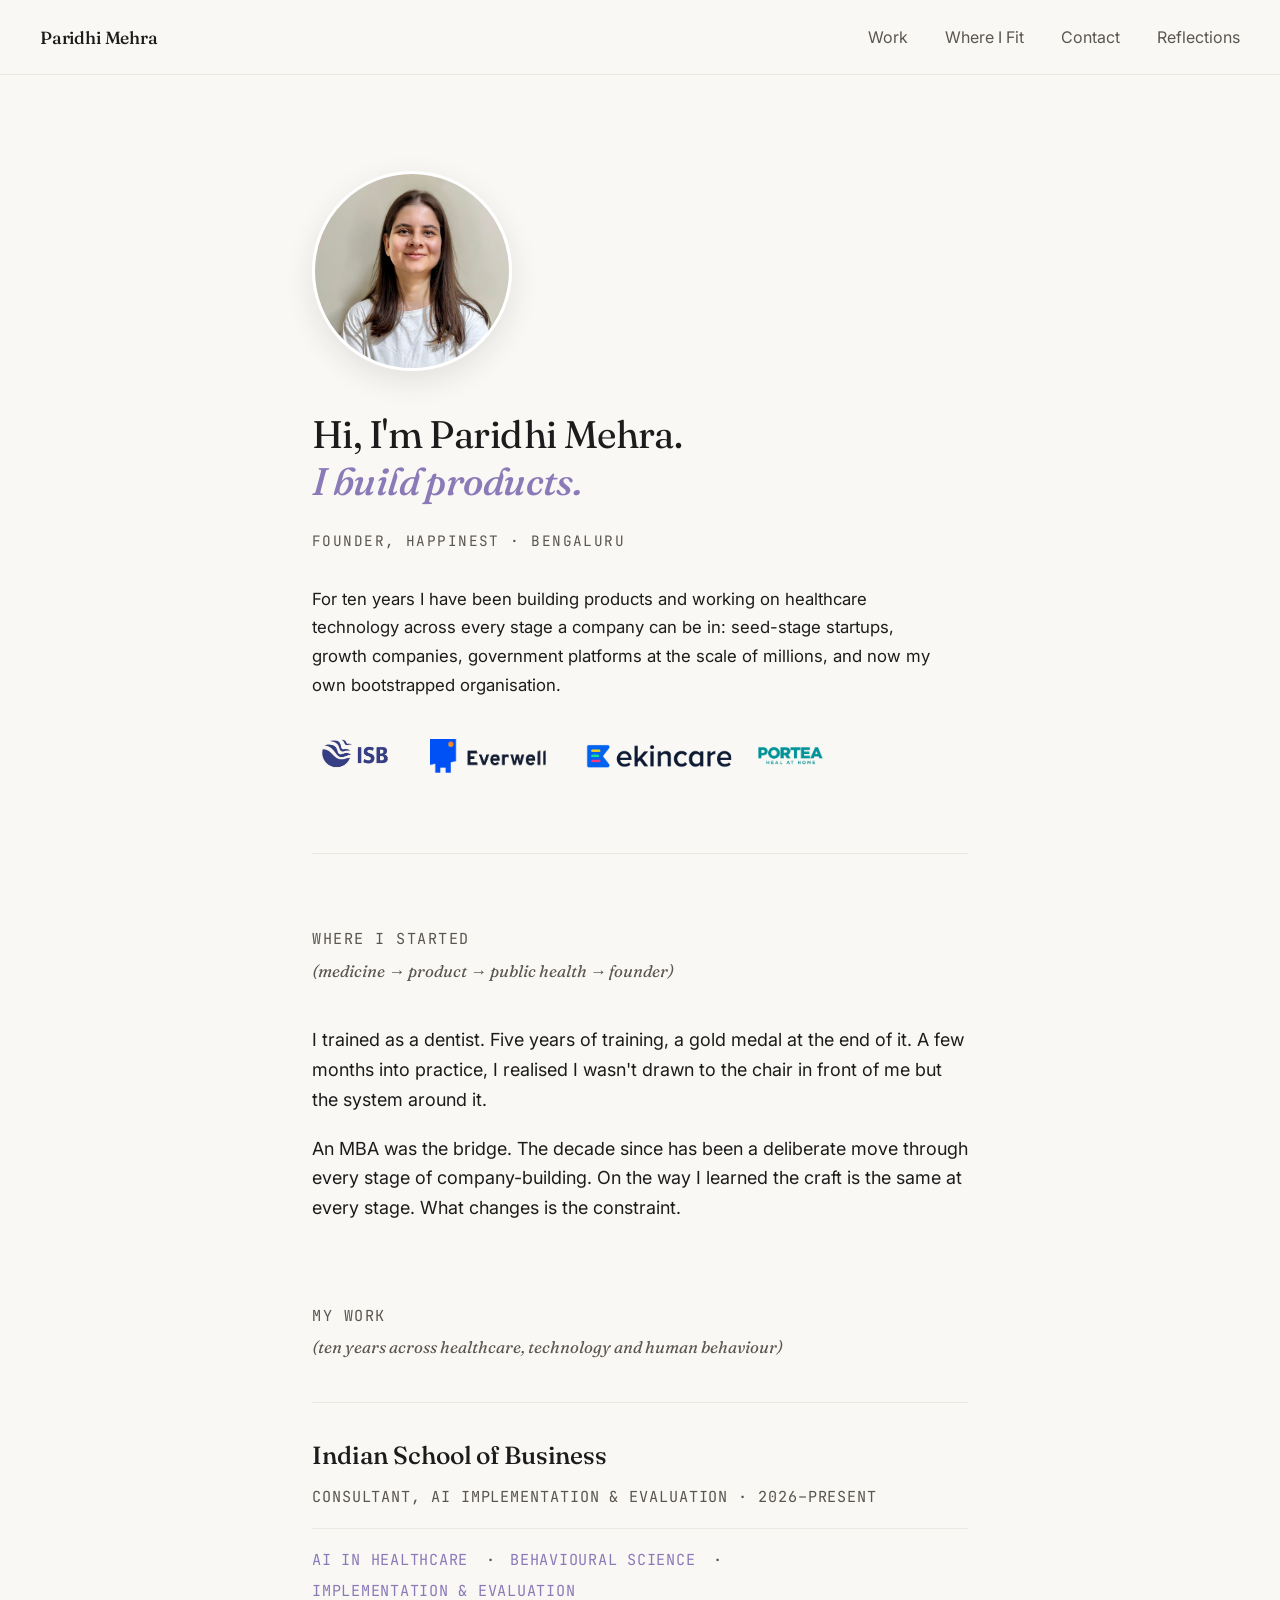
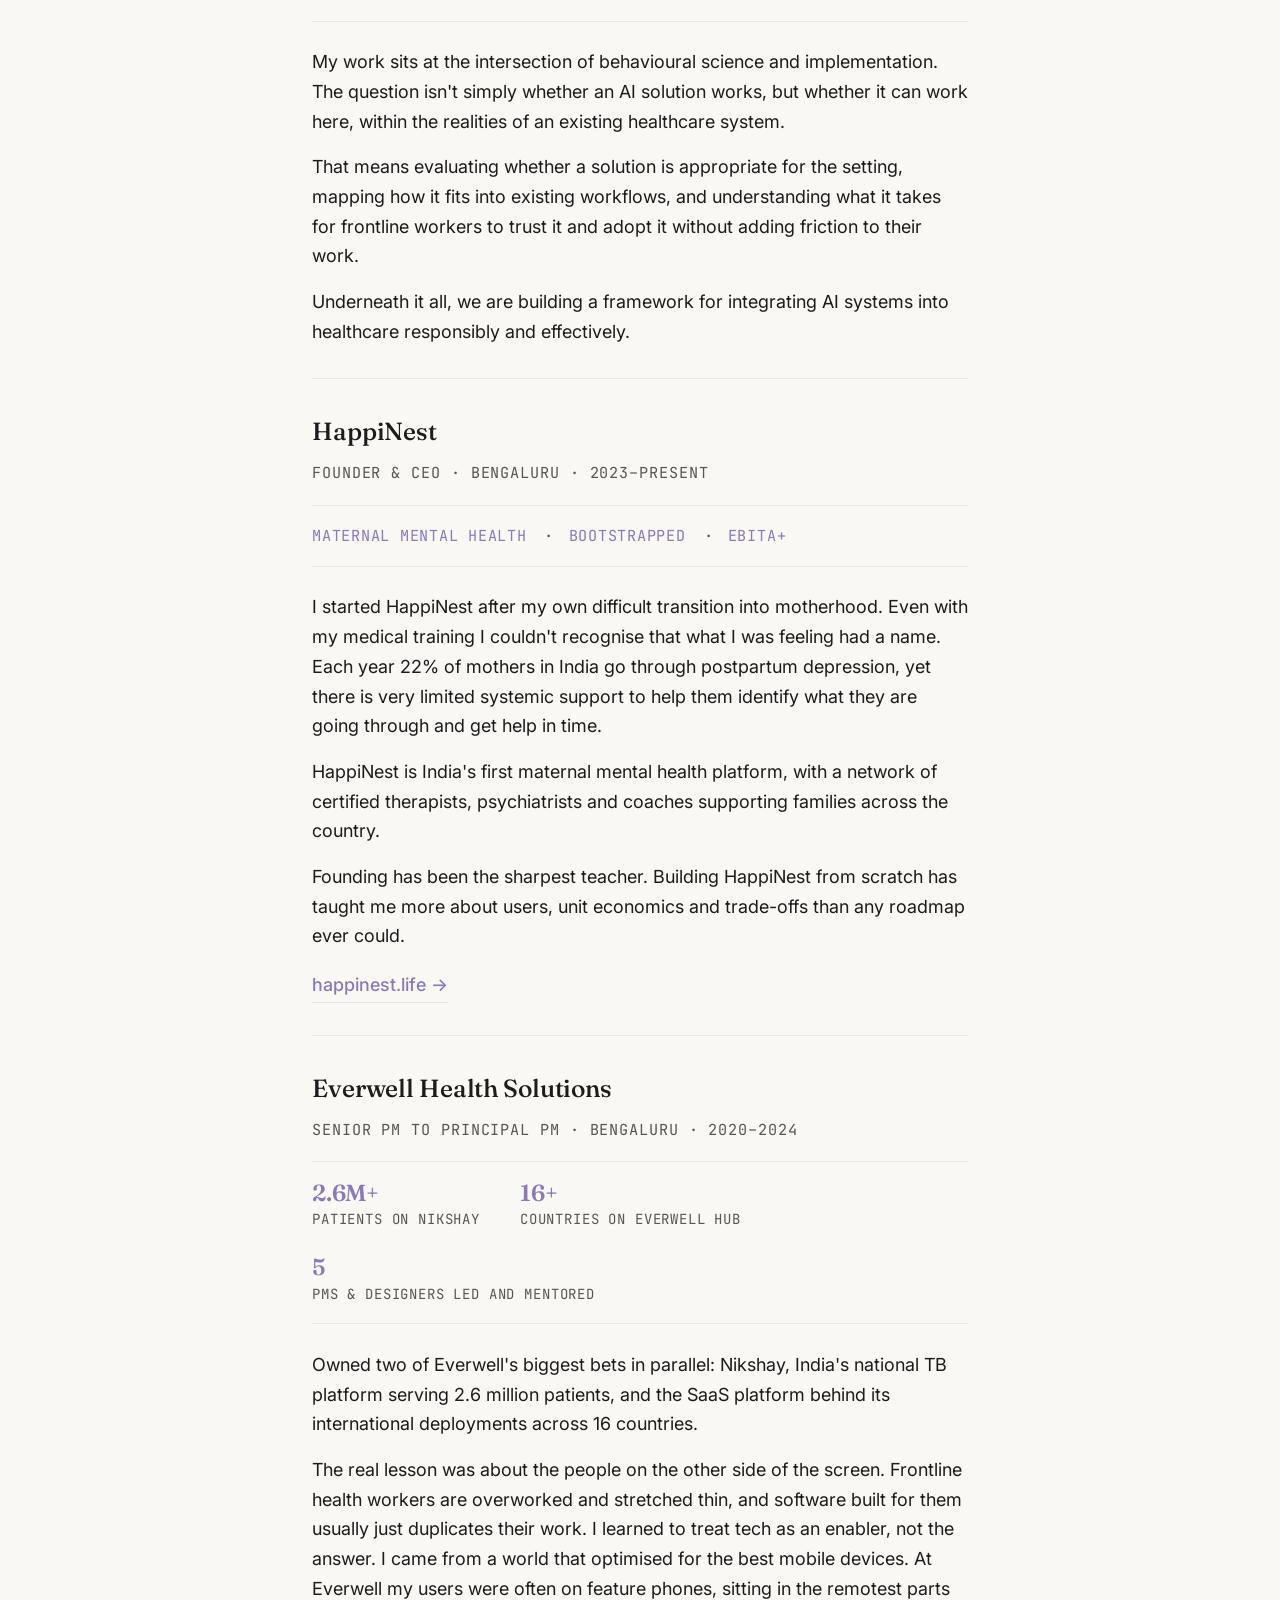
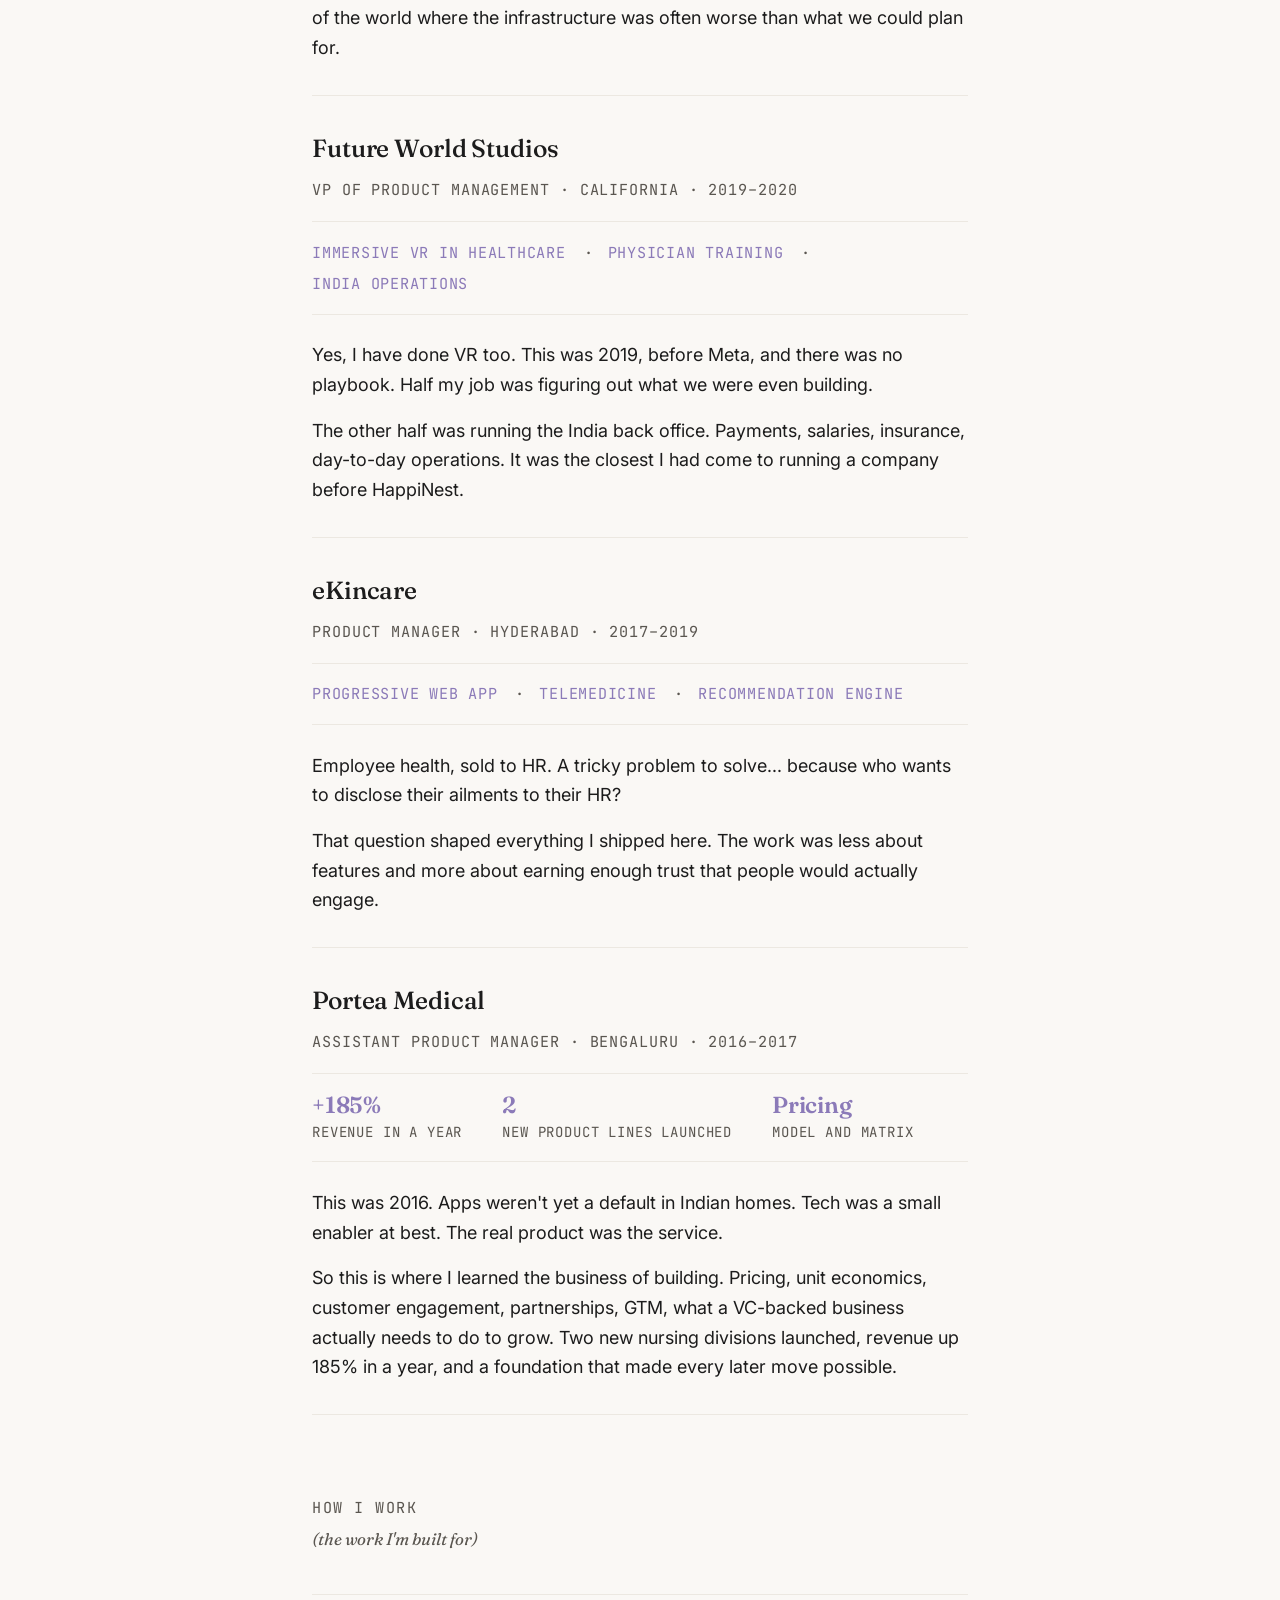
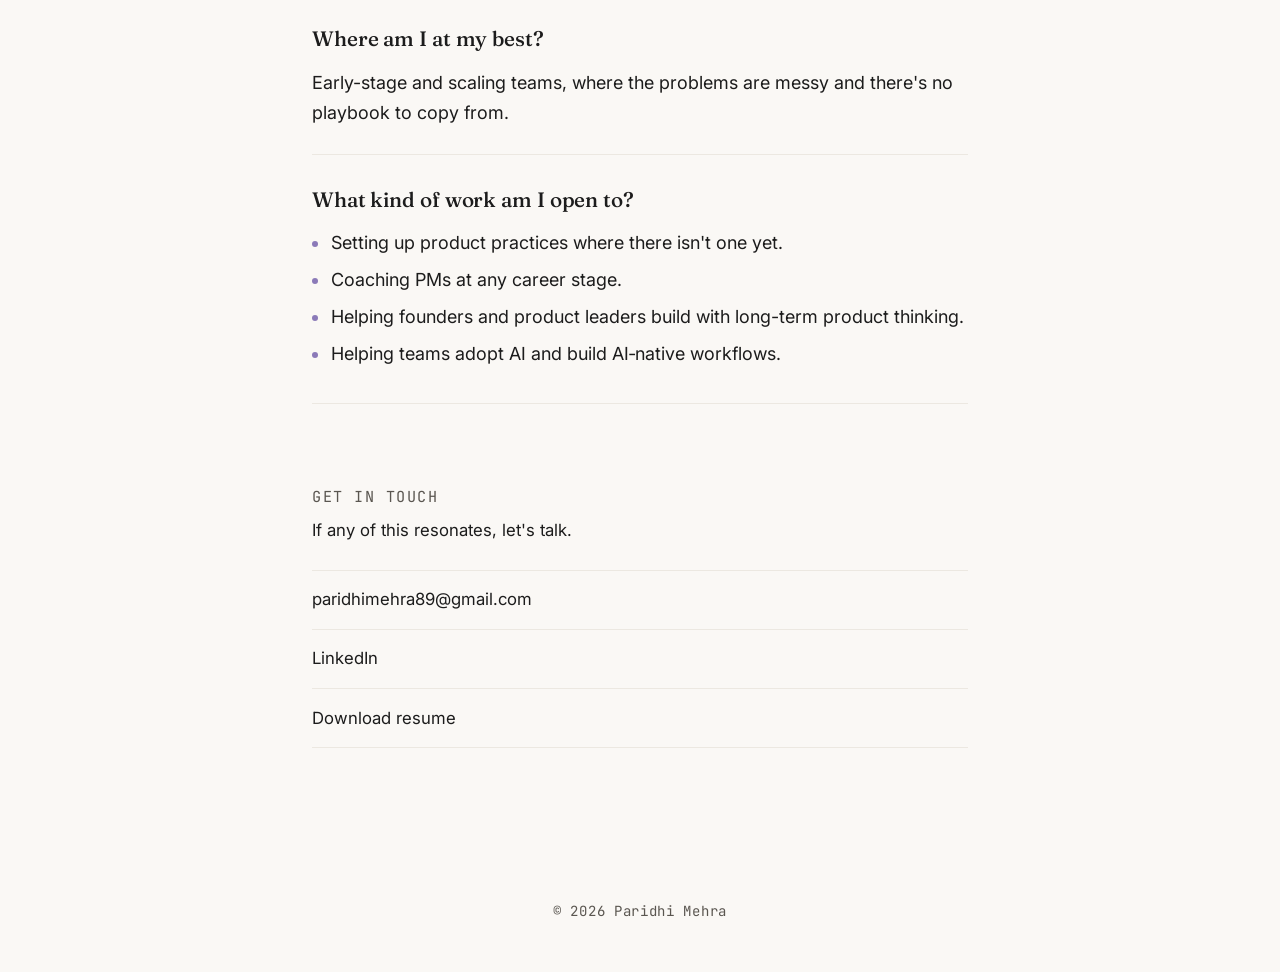
<file: index.html>
<!DOCTYPE html>
<html lang="en">
<head>
  <meta charset="UTF-8" />
  <meta name="viewport" content="width=device-width, initial-scale=1.0" />

  <!-- Primary meta tags -->
  <title>Paridhi Mehra. Product leader and founder of HappiNest.</title>
  <meta name="description" content="Product leader. Ten years building healthcare products across every stage, from seed-stage startups to government platforms serving millions. Founder of HappiNest, India's first maternal mental health platform." />
  <meta name="author" content="Paridhi Mehra" />

  <!-- Open Graph (LinkedIn / WhatsApp / Facebook preview) -->
  <meta property="og:type" content="profile" />
  <meta property="og:title" content="Paridhi Mehra. Product leader and founder of HappiNest." />
  <meta property="og:description" content="Product leader. Ten years building healthcare products across every stage. Founder of HappiNest, India's first maternal mental health platform." />
  <meta property="og:image" content="https://paridhi-mehra.github.io/portfolio/headshot.jpg" />
  <meta property="og:image:alt" content="Paridhi Mehra" />
  <meta property="og:url" content="https://paridhi-mehra.github.io/portfolio/" />

  <!-- Twitter / X -->
  <meta name="twitter:card" content="summary" />
  <meta name="twitter:title" content="Paridhi Mehra. Product leader and founder of HappiNest." />
  <meta name="twitter:description" content="Product leader. Ten years building healthcare products across every stage. Founder of HappiNest, India's first maternal mental health platform." />
  <meta name="twitter:image" content="https://paridhi-mehra.github.io/portfolio/headshot.jpg" />

  <!-- Favicon (lavender square with serif P) -->
  <link rel="icon" type="image/svg+xml" href="data:image/svg+xml,%3Csvg xmlns='http://www.w3.org/2000/svg' viewBox='0 0 100 100'%3E%3Crect width='100' height='100' rx='18' fill='%238b7ab8'/%3E%3Ctext x='50' y='70' font-family='Georgia, serif' font-size='62' font-weight='600' text-anchor='middle' fill='white'%3EP%3C/text%3E%3C/svg%3E" />

  <!-- Fonts -->
  <link rel="preconnect" href="https://fonts.googleapis.com">
  <link rel="preconnect" href="https://fonts.gstatic.com" crossorigin>
  <link href="https://fonts.googleapis.com/css2?family=Fraunces:ital,wght@0,400;0,500;0,600;1,400&family=Inter:wght@400;500;600&family=JetBrains+Mono:wght@500&display=swap" rel="stylesheet">

  <link rel="stylesheet" href="style.css?v=7" />

  <!-- Schema.org structured data. Tells Google this is a Person. -->
  <script type="application/ld+json">
  {
    "@context": "https://schema.org",
    "@type": "Person",
    "name": "Paridhi Mehra",
    "jobTitle": "Founder & CEO, HappiNest",
    "image": "headshot.jpg",
    "email": "paridhimehra89@gmail.com",
    "address": {
      "@type": "PostalAddress",
      "addressLocality": "Bengaluru",
      "addressCountry": "India"
    },
    "worksFor": {
      "@type": "Organization",
      "name": "HappiNest",
      "url": "https://www.happinest.life/"
    },
    "alumniOf": [
      {
        "@type": "CollegeOrUniversity",
        "name": "IIHMR University, Jaipur"
      },
      {
        "@type": "CollegeOrUniversity",
        "name": "Saraswati Dental College, Lucknow"
      }
    ],
    "sameAs": [
      "https://www.linkedin.com/in/dr-paridhi-mehra-454058ab/",
      "https://www.happinest.life/"
    ]
  }
  </script>
  <!-- Microsoft Clarity analytics -->
  <script type="text/javascript">
    (function(c,l,a,r,i,t,y){
      c[a]=c[a]||function(){(c[a].q=c[a].q||[]).push(arguments)};
      t=l.createElement(r);t.async=1;t.src="https://www.clarity.ms/tag/"+i;
      y=l.getElementsByTagName(r)[0];y.parentNode.insertBefore(t,y);
    })(window, document, "clarity", "script", "zewjdeljp3");
  </script>
</head>
<body>

  <nav class="topnav">
    <a href="#top" class="brand">Paridhi Mehra</a>
    <button class="menu-btn" type="button" aria-label="Menu" aria-expanded="false"><span class="bar"></span></button>
    <div class="navlinks">
      <a href="#built">Work</a>
      <a href="#how">Where I Fit</a>
      <a href="#contact">Contact</a>
      <a href="reflections/index.html">Reflections</a>
    </div>
  </nav>

  <main id="top">

    <section class="hero">
      <div class="headshot" role="img" aria-label="Paridhi Mehra"></div>
      <h1 class="hero-headline">
        Hi, I'm Paridhi Mehra.<br>
        <em>I build products.</em>
      </h1>
      <p class="hero-role">Founder, HappiNest · Bengaluru</p>
      <p class="hero-sub">For ten years I have been building products and working on healthcare technology across every stage a company can be in: seed-stage startups, growth companies, government platforms at the scale of millions, and now my own bootstrapped organisation.</p>
      <div class="credentials">
        <img src="isb.jpeg" alt="Indian School of Business" class="logo-isb" />
        <img src="everwell.png" alt="Everwell" class="logo-everwell" />
        <img src="ekincare.png" alt="ekincare" class="logo-ekincare" />
        <img src="portea.png" alt="Portea" class="logo-portea" />
      </div>
    </section>

    <section class="block" id="started">
      <p class="section-label">Where I Started</p>
      <p class="section-sublabel"><em>(medicine → product → public health → founder)</em></p>
      <div class="prose">
        <p>I trained as a dentist. Five years of training, a gold medal at the end of it. A few months into practice, I realised I wasn't drawn to the chair in front of me but the system around it.</p>
        <p>An MBA was the bridge. The decade since has been a deliberate move through every stage of company-building. On the way I learned the craft is the same at every stage. What changes is the constraint.</p>
      </div>
    </section>

    <section class="block" id="built">
      <p class="section-label">My Work</p>
      <p class="section-sublabel"><em>(ten years across healthcare, technology and human behaviour)</em></p>

      <article class="case">
        <h2>Indian School of Business</h2>
        <p class="case-meta">Consultant, AI Implementation &amp; Evaluation · 2026–present</p>
        <div class="case-tags">
          <span>AI in healthcare</span>
          <span>Behavioural science</span>
          <span>Implementation &amp; evaluation</span>
        </div>
        <p>My work sits at the intersection of behavioural science and implementation. The question isn't simply whether an AI solution works, but whether it can work here, within the realities of an existing healthcare system.</p>
        <p>That means evaluating whether a solution is appropriate for the setting, mapping how it fits into existing workflows, and understanding what it takes for frontline workers to trust it and adopt it without adding friction to their work.</p>
        <p>Underneath it all, we are building a framework for integrating AI systems into healthcare responsibly and effectively.</p>
      </article>

      <article class="case">
        <h2>HappiNest</h2>
        <p class="case-meta">Founder &amp; CEO · Bengaluru · 2023–present</p>
        <div class="case-tags">
          <span>Maternal mental health</span>
          <span>Bootstrapped</span>
          <span>EBITA+</span>
        </div>
        <p>I started HappiNest after my own difficult transition into motherhood. Even with my medical training I couldn't recognise that what I was feeling had a name. Each year 22% of mothers in India go through postpartum depression, yet there is very limited systemic support to help them identify what they are going through and get help in time.</p>
        <p>HappiNest is India's first maternal mental health platform, with a network of certified therapists, psychiatrists and coaches supporting families across the country.</p>
        <p>Founding has been the sharpest teacher. Building HappiNest from scratch has taught me more about users, unit economics and trade-offs than any roadmap ever could.</p>
        <a href="https://www.happinest.life/" class="link-out" target="_blank" rel="noopener">happinest.life →</a>
      </article>

      <article class="case">
        <h2>Everwell Health Solutions</h2>
        <p class="case-meta">Senior PM to Principal PM · Bengaluru · 2020–2024</p>
        <div class="case-stats">
          <div class="stat"><span class="stat-num">2.6M+</span><span class="stat-label">Patients on Nikshay</span></div>
          <div class="stat"><span class="stat-num">16+</span><span class="stat-label">Countries on Everwell Hub</span></div>
          <div class="stat"><span class="stat-num">5</span><span class="stat-label">PMs &amp; designers led and mentored</span></div>
        </div>
        <p>Owned two of Everwell's biggest bets in parallel: Nikshay, India's national TB platform serving 2.6 million patients, and the SaaS platform behind its international deployments across 16 countries.</p>
        <p>The real lesson was about the people on the other side of the screen. Frontline health workers are overworked and stretched thin, and software built for them usually just duplicates their work. I learned to treat tech as an enabler, not the answer. I came from a world that optimised for the best mobile devices. At Everwell my users were often on feature phones, sitting in the remotest parts of the world where the infrastructure was often worse than what we could plan for.</p>
      </article>

      <article class="case">
        <h2>Future World Studios</h2>
        <p class="case-meta">VP of Product Management · California · 2019–2020</p>
        <div class="case-tags">
          <span>Immersive VR in healthcare</span>
          <span>Physician training</span>
          <span>India operations</span>
        </div>
        <p>Yes, I have done VR too. This was 2019, before Meta, and there was no playbook. Half my job was figuring out what we were even building.</p>
        <p>The other half was running the India back office. Payments, salaries, insurance, day-to-day operations. It was the closest I had come to running a company before HappiNest.</p>
      </article>

      <article class="case">
        <h2>eKincare</h2>
        <p class="case-meta">Product Manager · Hyderabad · 2017–2019</p>
        <div class="case-tags">
          <span>Progressive web app</span>
          <span>Telemedicine</span>
          <span>Recommendation engine</span>
        </div>
        <p>Employee health, sold to HR. A tricky problem to solve... because who wants to disclose their ailments to their HR?</p>
        <p>That question shaped everything I shipped here. The work was less about features and more about earning enough trust that people would actually engage.</p>
      </article>

      <article class="case">
        <h2>Portea Medical</h2>
        <p class="case-meta">Assistant Product Manager · Bengaluru · 2016–2017</p>
        <div class="case-stats">
          <div class="stat"><span class="stat-num">+185%</span><span class="stat-label">Revenue in a year</span></div>
          <div class="stat"><span class="stat-num">2</span><span class="stat-label">New product lines launched</span></div>
          <div class="stat"><span class="stat-num">Pricing</span><span class="stat-label">Model and matrix</span></div>
        </div>
        <p>This was 2016. Apps weren't yet a default in Indian homes. Tech was a small enabler at best. The real product was the service.</p>
        <p>So this is where I learned the business of building. Pricing, unit economics, customer engagement, partnerships, GTM, what a VC-backed business actually needs to do to grow. Two new nursing divisions launched, revenue up 185% in a year, and a foundation that made every later move possible.</p>
      </article>
    </section>


    <section class="block" id="how">
      <p class="section-label">How I Work</p>
      <p class="section-sublabel"><em>(the work I'm built for)</em></p>

      <div class="qa">
        <h3>Where am I at my best?</h3>
        <p>Early-stage and scaling teams, where the problems are messy and there's no playbook to copy from.</p>
      </div>

      <div class="qa">
        <h3>What kind of work am I open to?</h3>
        <ul class="qa-list">
          <li>Setting up product practices where there isn't one yet.</li>
          <li>Coaching PMs at any career stage.</li>
          <li>Helping founders and product leaders build with long-term product thinking.</li>
          <li>Helping teams adopt AI and build AI&#8209;native workflows.</li>
        </ul>
      </div>
    </section>

    <section class="block" id="contact">
      <p class="section-label">Get in Touch</p>
      <p class="contact-intro">If any of this resonates, let's talk.</p>
      <div class="contact-links">
        <a href="mailto:paridhimehra89@gmail.com">paridhimehra89@gmail.com</a>
        <a href="https://www.linkedin.com/in/dr-paridhi-mehra-454058ab/" target="_blank" rel="noopener">LinkedIn</a>
        <a href="resume.pdf" download="Paridhi_Mehra_Resume_2026.pdf">Download resume</a>
      </div>
    </section>

  </main>

  <footer>
    <p>© 2026 Paridhi Mehra</p>
  </footer>

  <script src="nav.js?v=2"></script>
</body>
</html>
</file>
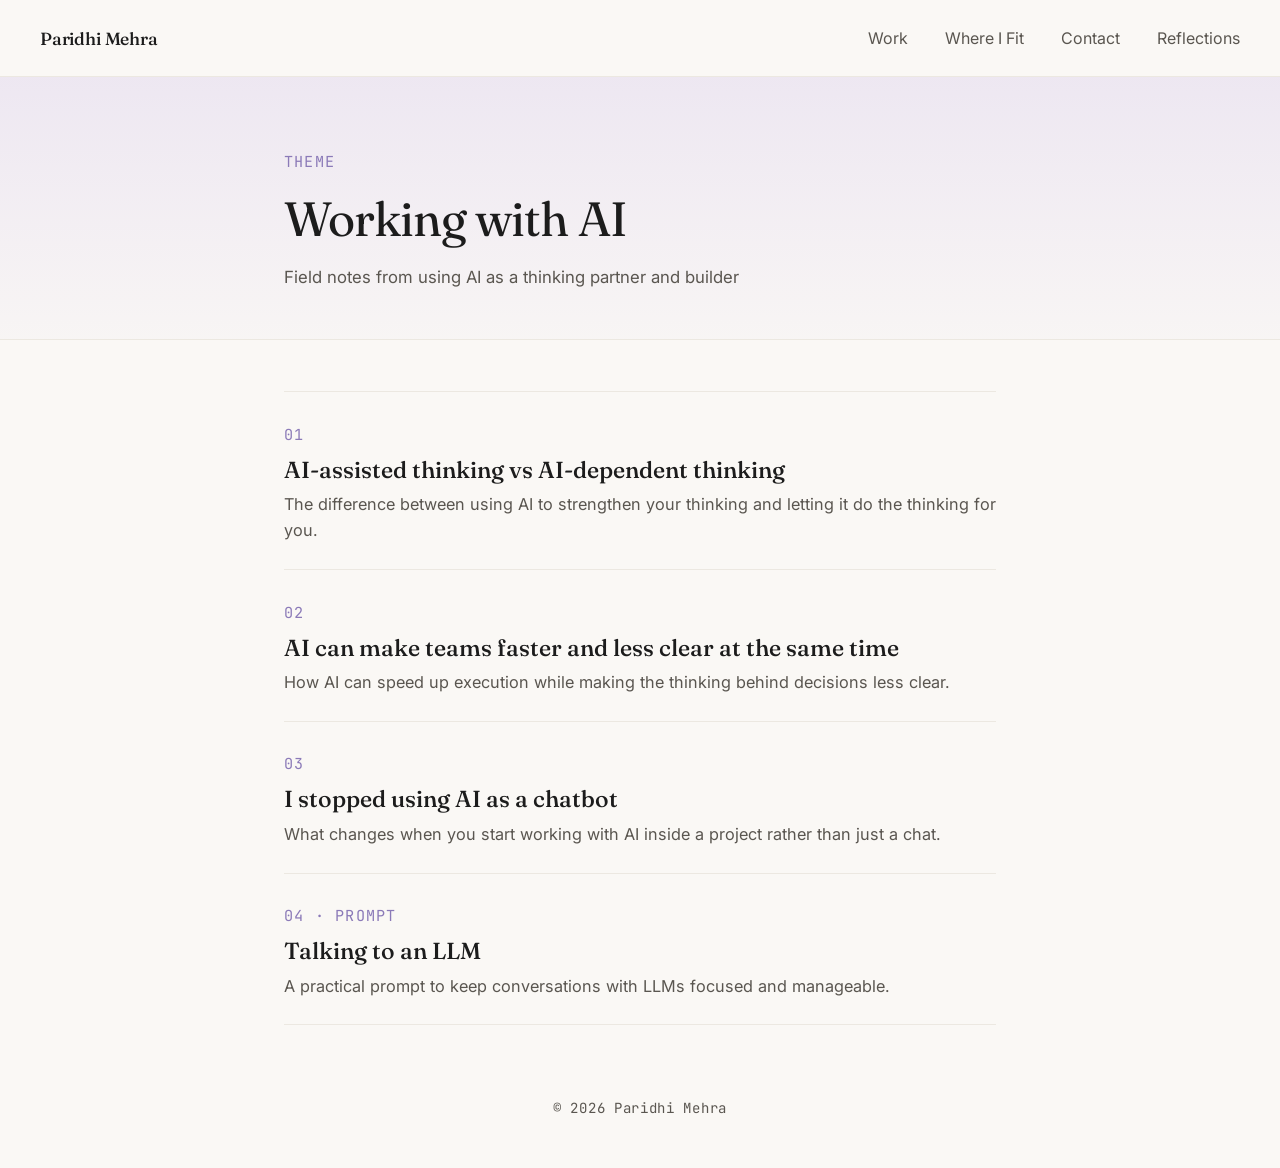
<file: reflections/index.html>
<!DOCTYPE html>
<html lang="en">
<head>
  <meta charset="UTF-8" />
  <meta name="viewport" content="width=device-width, initial-scale=1.0" />
  <title>Working with AI. Paridhi Mehra</title>
  <meta name="description" content="Working with AI. Field notes on using AI as a thinking partner and builder." />
  <meta property="og:type" content="website" />
  <meta property="og:site_name" content="Paridhi Mehra" />
  <meta property="og:title" content="Working with AI" />
  <meta property="og:description" content="Working with AI. Field notes on using AI as a thinking partner and builder." />
  <meta property="og:url" content="https://paridhi-mehra.github.io/portfolio/reflections/" />
  <meta property="og:image" content="https://paridhi-mehra.github.io/portfolio/reflections/images/og-working-with-ai.png" />
  <meta property="og:image:width" content="1200" />
  <meta property="og:image:height" content="630" />
  <meta property="og:image:alt" content="Working with AI" />
  <meta name="twitter:card" content="summary_large_image" />
  <meta name="twitter:image" content="https://paridhi-mehra.github.io/portfolio/reflections/images/og-working-with-ai.png" />
  <link rel="icon" type="image/svg+xml" href="data:image/svg+xml,%3Csvg xmlns='http://www.w3.org/2000/svg' viewBox='0 0 100 100'%3E%3Crect width='100' height='100' rx='18' fill='%238b7ab8'/%3E%3Ctext x='50' y='70' font-family='Georgia, serif' font-size='62' font-weight='600' text-anchor='middle' fill='white'%3EP%3C/text%3E%3C/svg%3E" />
  <link rel="preconnect" href="https://fonts.googleapis.com">
  <link rel="preconnect" href="https://fonts.gstatic.com" crossorigin>
  <link href="https://fonts.googleapis.com/css2?family=Fraunces:ital,wght@0,400;0,500;0,600;1,400&family=Inter:wght@400;500;600&family=JetBrains+Mono:wght@500&display=swap" rel="stylesheet">
  <link rel="stylesheet" href="../style.css?v=7" />
  <link rel="stylesheet" href="writing.css?v=12" />
  <!-- Microsoft Clarity analytics -->
  <script type="text/javascript">
    (function(c,l,a,r,i,t,y){
      c[a]=c[a]||function(){(c[a].q=c[a].q||[]).push(arguments)};
      t=l.createElement(r);t.async=1;t.src="https://www.clarity.ms/tag/"+i;
      y=l.getElementsByTagName(r)[0];y.parentNode.insertBefore(t,y);
    })(window, document, "clarity", "script", "zewjdeljp3");
  </script>
</head>
<body class="read-page">

  <nav class="topnav">
    <a href="../index.html" class="brand">Paridhi Mehra</a>
    <button class="menu-btn" type="button" aria-label="Menu" aria-expanded="false"><span class="bar"></span></button>
    <div class="navlinks">
      <a href="../index.html#built">Work</a>
      <a href="../index.html#how">Where I Fit</a>
      <a href="../index.html#contact">Contact</a>
      <a href="index.html">Reflections</a>
    </div>
  </nav>

  <header class="hero-band">
    <div class="inner">
      <p class="series-label">Theme</p>
      <h1>Working with AI</h1>
      <p class="lede">Field notes from using AI as a thinking partner and builder</p>
    </div>
  </header>

  <main class="read">
    <ul class="post-list">
      <li>
        <a href="ai-assisted-thinking.html">
          <span class="num">01</span>
          <h2>AI&#8209;assisted thinking vs AI&#8209;dependent thinking</h2>
          <p>The difference between using AI to strengthen your thinking and letting it do the thinking for you.</p>
        </a>
      </li>
      <li>
        <a href="faster-and-less-clear.html">
          <span class="num">02</span>
          <h2>AI can make teams faster and less clear at the same time</h2>
          <p>How AI can speed up execution while making the thinking behind decisions less clear.</p>
        </a>
      </li>
      <li>
        <a href="stopped-using-ai-as-a-chatbot.html">
          <span class="num">03</span>
          <h2>I stopped using AI as a chatbot</h2>
          <p>What changes when you start working with AI inside a project rather than just a chat.</p>
        </a>
      </li>
      <li>
        <a href="talking-to-an-llm.html">
          <span class="num">04 · Prompt</span>
          <h2>Talking to an LLM</h2>
          <p>A practical prompt to keep conversations with LLMs focused and manageable.</p>
        </a>
      </li>
    </ul>
  </main>

  <footer><p>© 2026 Paridhi Mehra</p></footer>
  <script src="../nav.js?v=2"></script>
</body>
</html>
</file>
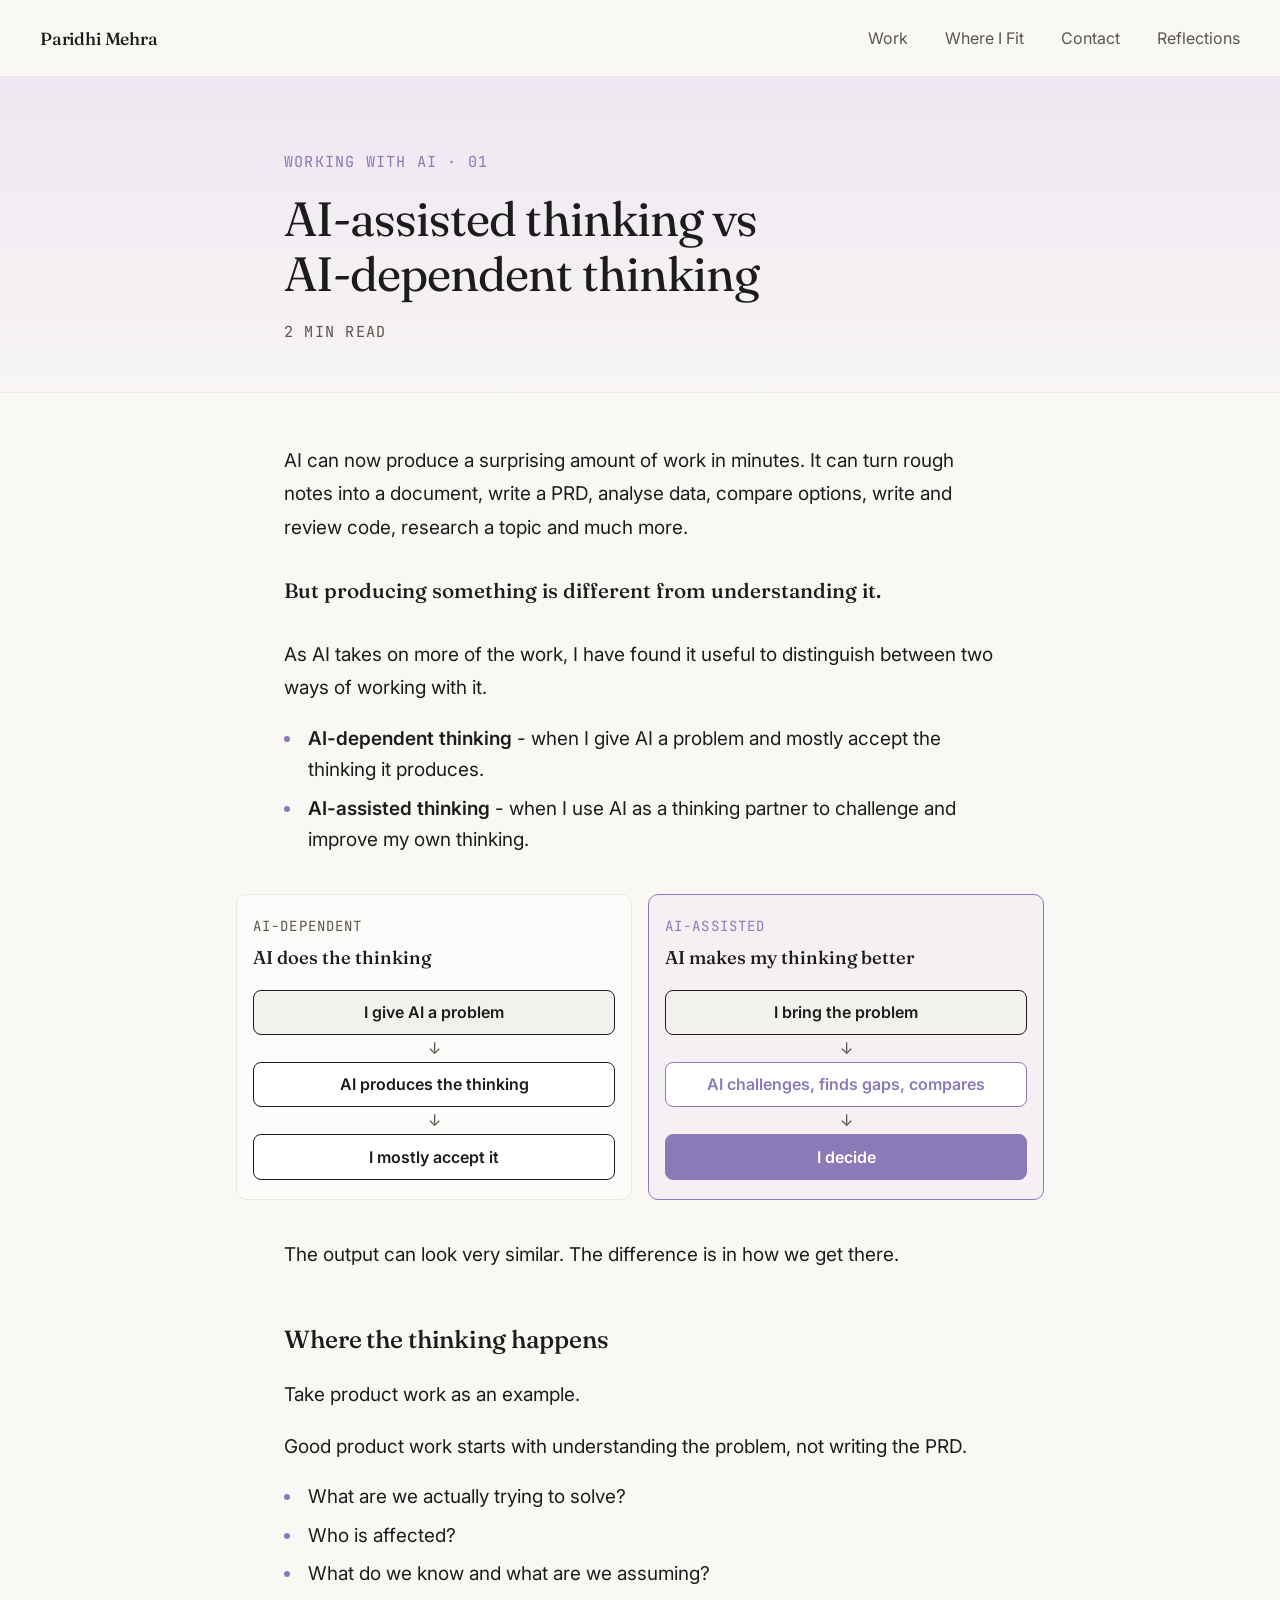
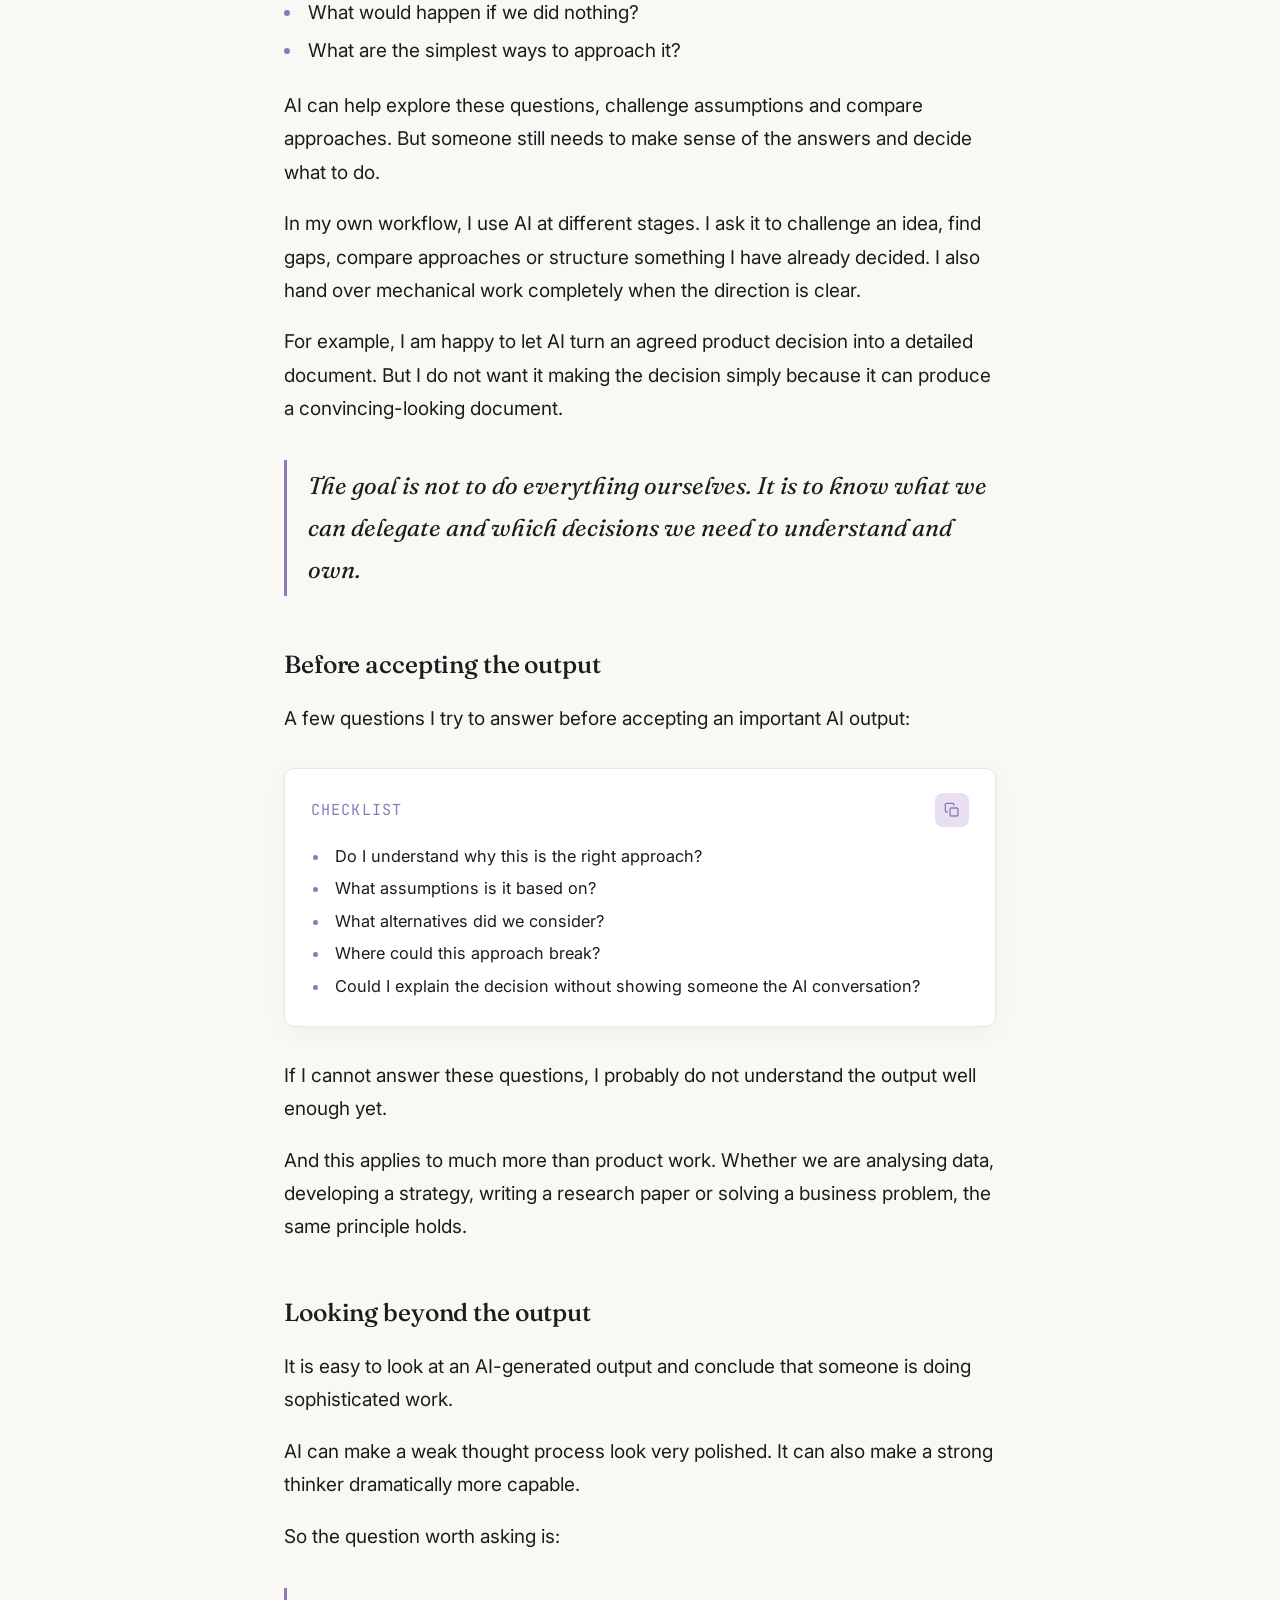
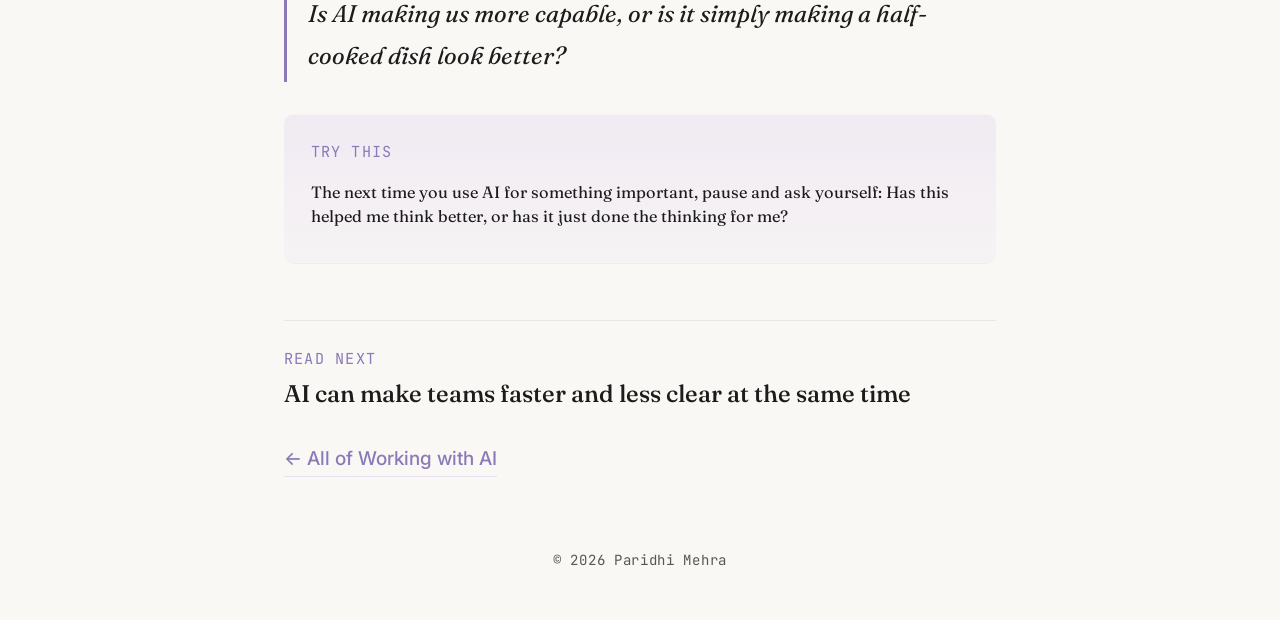
<file: reflections/ai-assisted-thinking.html>
<!DOCTYPE html>
<html lang="en">
<head>
  <meta charset="UTF-8" />
  <meta name="viewport" content="width=device-width, initial-scale=1.0" />
  <title>AI-assisted thinking vs AI-dependent thinking. Paridhi Mehra</title>
  <meta name="description" content="The difference between using AI to strengthen your thinking and letting it do the thinking for you." />
  <meta property="og:type" content="article" />
  <meta property="og:site_name" content="Paridhi Mehra" />
  <meta property="og:title" content="AI-assisted thinking vs AI-dependent thinking" />
  <meta property="og:description" content="The difference between using AI to strengthen your thinking and letting it do the thinking for you." />
  <meta property="og:url" content="https://paridhi-mehra.github.io/portfolio/reflections/ai-assisted-thinking.html" />
  <meta property="og:image" content="https://paridhi-mehra.github.io/portfolio/reflections/images/og-ai-assisted-thinking.png" />
  <meta property="og:image:width" content="1200" />
  <meta property="og:image:height" content="630" />
  <meta property="og:image:alt" content="AI-assisted thinking vs AI-dependent thinking" />
  <meta name="twitter:card" content="summary_large_image" />
  <meta name="twitter:image" content="https://paridhi-mehra.github.io/portfolio/reflections/images/og-ai-assisted-thinking.png" />
  <link rel="icon" type="image/svg+xml" href="data:image/svg+xml,%3Csvg xmlns='http://www.w3.org/2000/svg' viewBox='0 0 100 100'%3E%3Crect width='100' height='100' rx='18' fill='%238b7ab8'/%3E%3Ctext x='50' y='70' font-family='Georgia, serif' font-size='62' font-weight='600' text-anchor='middle' fill='white'%3EP%3C/text%3E%3C/svg%3E" />
  <link rel="preconnect" href="https://fonts.googleapis.com">
  <link rel="preconnect" href="https://fonts.gstatic.com" crossorigin>
  <link href="https://fonts.googleapis.com/css2?family=Fraunces:ital,wght@0,400;0,500;0,600;1,400&family=Inter:wght@400;500;600&family=JetBrains+Mono:wght@500&display=swap" rel="stylesheet">
  <link rel="stylesheet" href="../style.css?v=7" />
  <link rel="stylesheet" href="writing.css?v=12" />
  <style>
    .two-ways { display: grid; grid-template-columns: 1fr 1fr; gap: 1rem; }
    .way { border: 1px solid var(--border); border-radius: 10px; padding: 1.2rem 1rem; background: #fcfbf9; }
    .way.assisted { border-color: var(--accent); background: rgba(232, 224, 240, 0.35); }
    .way .dia-label { margin-bottom: 0.2rem; }
    .way.assisted .dia-label { color: var(--accent); }
    .way .dia-title { font-size: 1.15rem; margin-bottom: 1rem; }
    .steps { display: flex; flex-direction: column; gap: 0.25rem; }
    .steps .arrow { font-size: 1rem; }
    .way .note { margin-top: 1rem; background: #fff; }
    @media (max-width: 560px) { .two-ways { grid-template-columns: 1fr; } }
  </style>
  <!-- Microsoft Clarity analytics -->
  <script type="text/javascript">
    (function(c,l,a,r,i,t,y){
      c[a]=c[a]||function(){(c[a].q=c[a].q||[]).push(arguments)};
      t=l.createElement(r);t.async=1;t.src="https://www.clarity.ms/tag/"+i;
      y=l.getElementsByTagName(r)[0];y.parentNode.insertBefore(t,y);
    })(window, document, "clarity", "script", "zewjdeljp3");
  </script>
</head>
<body class="read-page">

  <nav class="topnav">
    <a href="../index.html" class="brand">Paridhi Mehra</a>
    <button class="menu-btn" type="button" aria-label="Menu" aria-expanded="false"><span class="bar"></span></button>
    <div class="navlinks">
      <a href="../index.html#built">Work</a>
      <a href="../index.html#how">Where I Fit</a>
      <a href="../index.html#contact">Contact</a>
      <a href="index.html">Reflections</a>
    </div>
  </nav>

  <header class="hero-band">
    <div class="inner">
      <p class="series-label"><a href="index.html">Working with AI</a> · 01</p>
      <h1>AI&#8209;assisted thinking vs AI&#8209;dependent thinking</h1>
      <p class="article-meta">2 min read</p>
    </div>
  </header>

  <article class="read">

    <div class="body">
      <p>AI can now produce a surprising amount of work in minutes. It can turn rough notes into a document, write a PRD, analyse data, compare options, write and review code, research a topic and much more.</p>
      <p class="beat">But producing something is different from understanding it.</p>
      <p>As AI takes on more of the work, I have found it useful to distinguish between two ways of working with it.</p>
      <ul>
        <li><strong>AI-dependent thinking</strong> - when I give AI a problem and mostly accept the thinking it produces.</li>
        <li><strong>AI-assisted thinking</strong> - when I use AI as a thinking partner to challenge and improve my own thinking.</li>
      </ul>

      <figure>
        <div class="two-ways">
          <div class="way">
            <p class="dia-label">AI-dependent</p>
            <p class="dia-title">AI does the thinking</p>
            <div class="steps">
              <div class="box you">I give AI a problem</div>
              <div class="arrow">↓</div>
              <div class="box">AI produces the thinking</div>
              <div class="arrow">↓</div>
              <div class="box">I mostly accept it</div>
            </div>
          </div>
          <div class="way assisted">
            <p class="dia-label">AI-assisted</p>
            <p class="dia-title">AI makes my thinking better</p>
            <div class="steps">
              <div class="box you">I bring the problem</div>
              <div class="arrow">↓</div>
              <div class="box accent">AI challenges, finds gaps, compares</div>
              <div class="arrow">↓</div>
              <div class="box fill">I decide</div>
            </div>
          </div>
        </div>
      </figure>

      <p>The output can look very similar. The difference is in how we get there.</p>


      <h2>Where the thinking happens</h2>
      <p>Take product work as an example.</p>
      <p>Good product work starts with understanding the problem, not writing the PRD.</p>
      <ul>
        <li>What are we actually trying to solve?</li>
        <li>Who is affected?</li>
        <li>What do we know and what are we assuming?</li>
        <li>What would happen if we did nothing?</li>
        <li>What are the simplest ways to approach it?</li>
      </ul>
      <p>AI can help explore these questions, challenge assumptions and compare approaches. But someone still needs to make sense of the answers and decide what to do.</p>
      <p>In my own workflow, I use AI at different stages. I ask it to challenge an idea, find gaps, compare approaches or structure something I have already decided. I also hand over mechanical work completely when the direction is clear.</p>
      <p>For example, I am happy to let AI turn an agreed product decision into a detailed document. But I do not want it making the decision simply because it can produce a convincing-looking document.</p>
      <p class="pull">The goal is not to do everything ourselves. It is to know what we can delegate and which decisions we need to understand and own.</p>

      <h2>Before accepting the output</h2>
      <p>A few questions I try to answer before accepting an important AI output:</p>

      <div class="card">
        <div class="card-head">
          <span class="card-label">Checklist</span>
          <button class="copy-btn" type="button" aria-label="Copy" title="Copy"><svg viewBox="0 0 24 24" width="16" height="16" fill="none" stroke="currentColor" stroke-width="2" stroke-linecap="round" stroke-linejoin="round" aria-hidden="true"><rect x="9" y="9" width="12" height="12" rx="2"/><path d="M5 15H4a2 2 0 0 1-2-2V4a2 2 0 0 1 2-2h9a2 2 0 0 1 2 2v1"/></svg></button>
        </div>
        <div class="copy-text">
          <ul>
            <li>Do I understand why this is the right approach?</li>
            <li>What assumptions is it based on?</li>
            <li>What alternatives did we consider?</li>
            <li>Where could this approach break?</li>
            <li>Could I explain the decision without showing someone the AI conversation?</li>
          </ul>
        </div>
      </div>

      <p>If I cannot answer these questions, I probably do not understand the output well enough yet.</p>
      <p>And this applies to much more than product work. Whether we are analysing data, developing a strategy, writing a research paper or solving a business problem, the same principle holds.</p>

      <h2>Looking beyond the output</h2>
      <p>It is easy to look at an AI-generated output and conclude that someone is doing sophisticated work.</p>
      <p>AI can make a weak thought process look very polished. It can also make a strong thinker dramatically more capable.</p>
      <p>So the question worth asking is:</p>
      <p class="pull">Is AI making us more capable, or is it simply making a half-cooked dish look better?</p>

      <div class="card card-try">
        <div class="card-head"><span class="card-label">Try this</span></div>
        <p>The next time you use AI for something important, pause and ask yourself: Has this helped me think better, or has it just done the thinking for me?</p>
      </div>
    </div>

    <a href="faster-and-less-clear.html" class="next">
      <span class="card-label">Read next</span>
      <span class="next-title">AI can make teams faster and less clear at the same time</span>
    </a>
    <a href="index.html" class="back">← All of Working with AI</a>
  </article>

  <footer><p>© 2026 Paridhi Mehra</p></footer>
  <script src="copy.js?v=2"></script>
  <script src="../nav.js?v=2"></script>
</body>
</html>
</file>
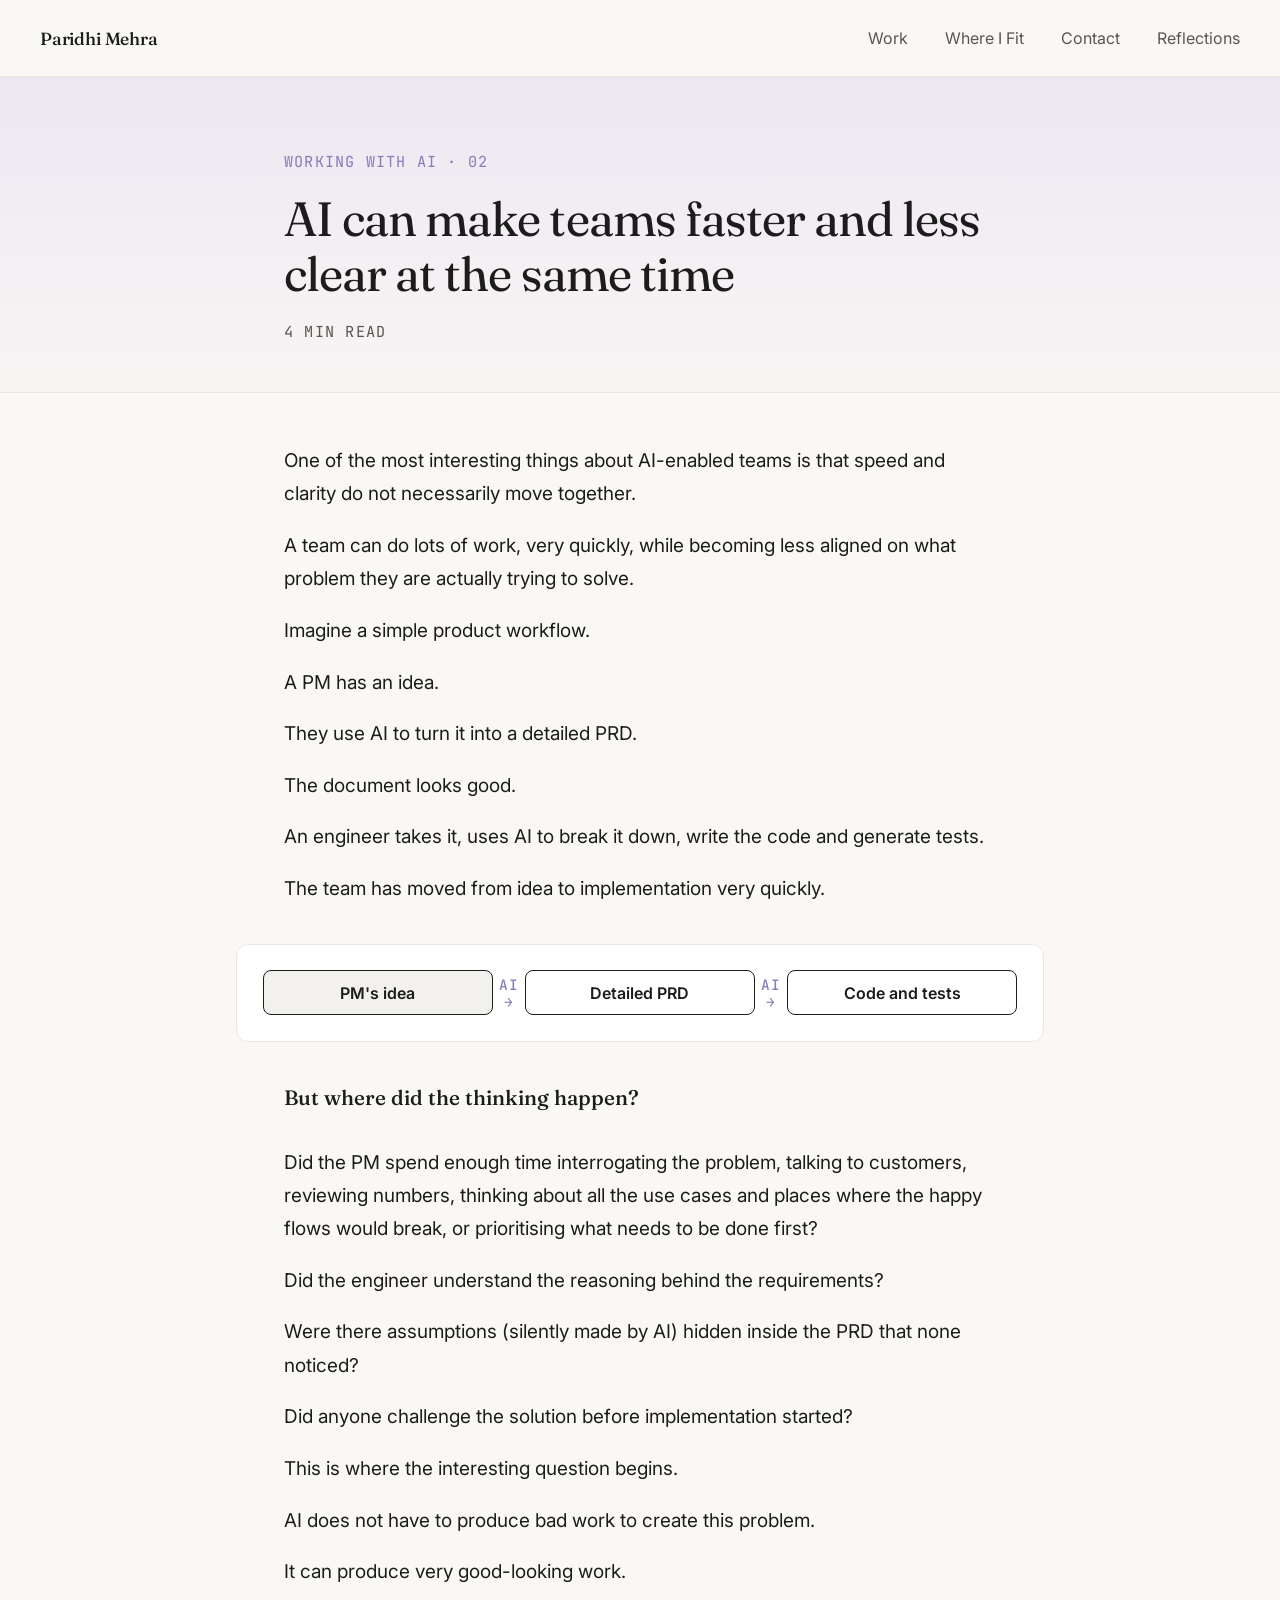
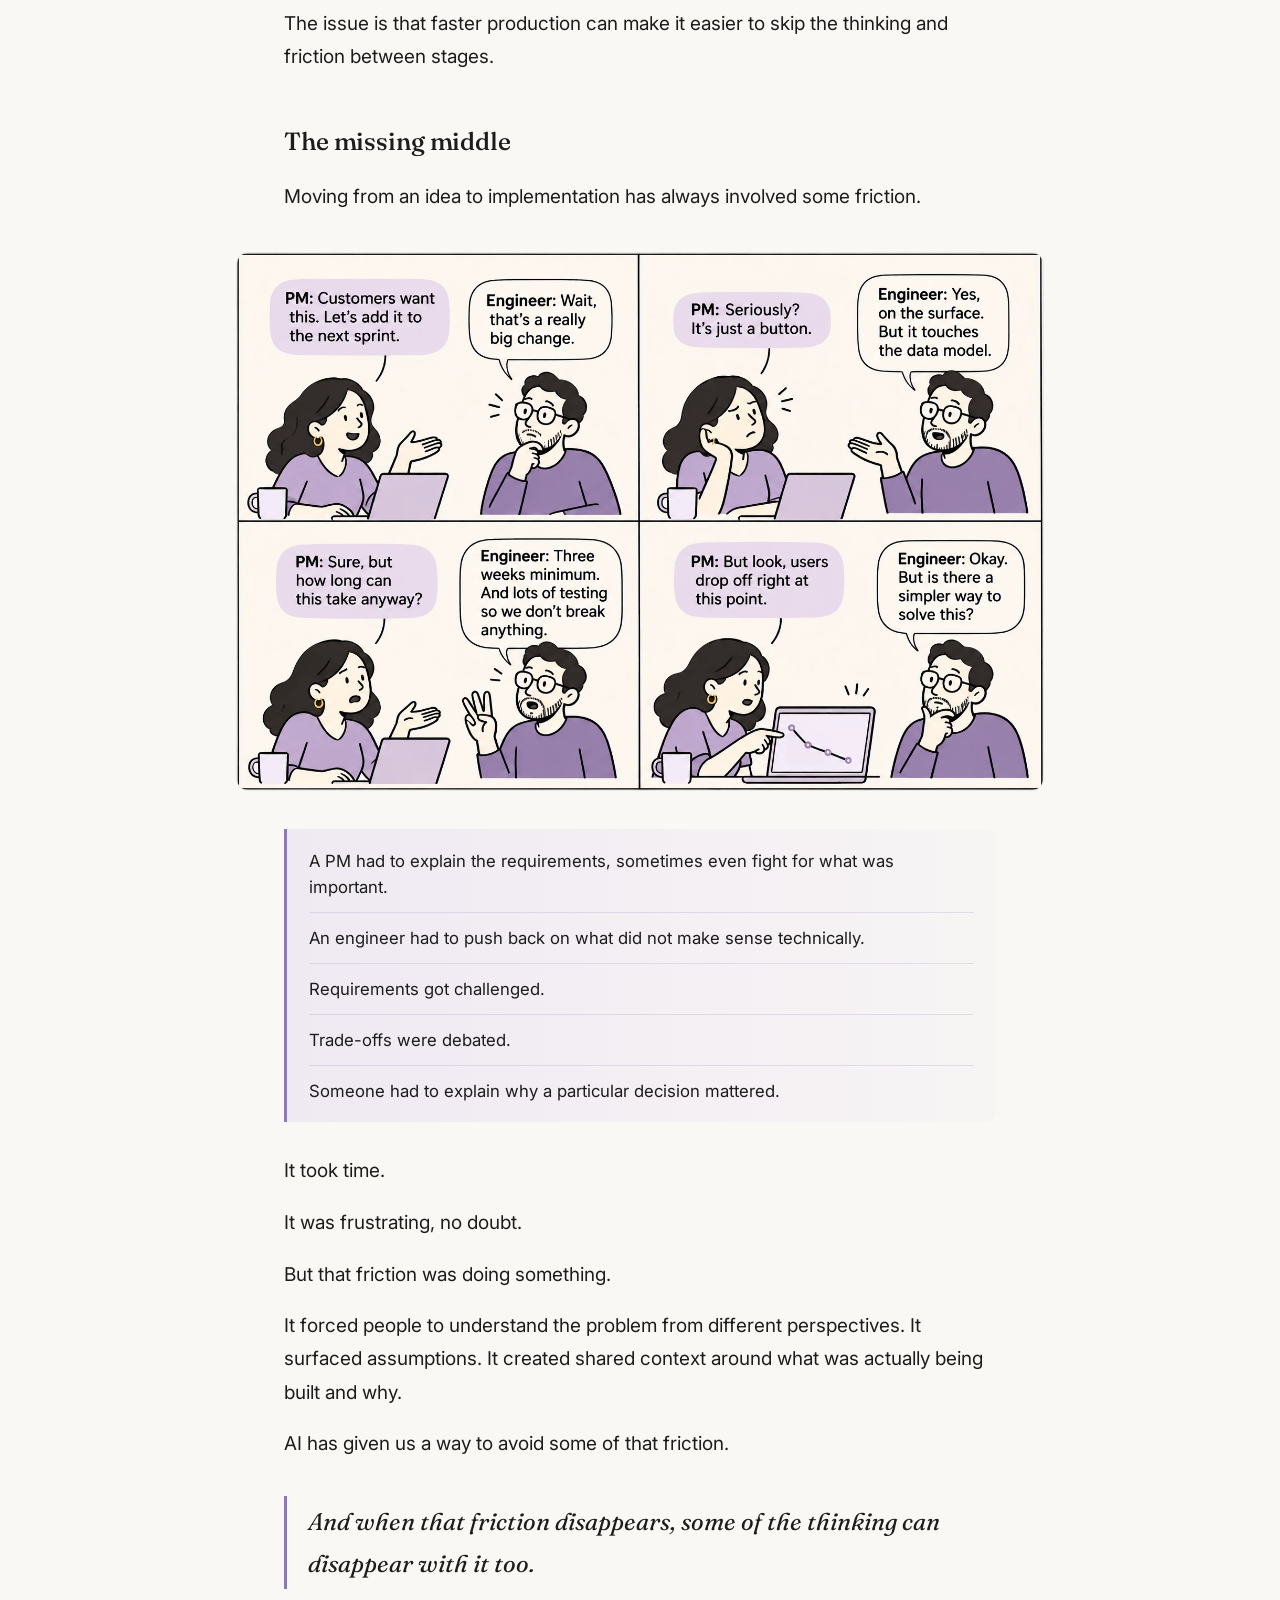
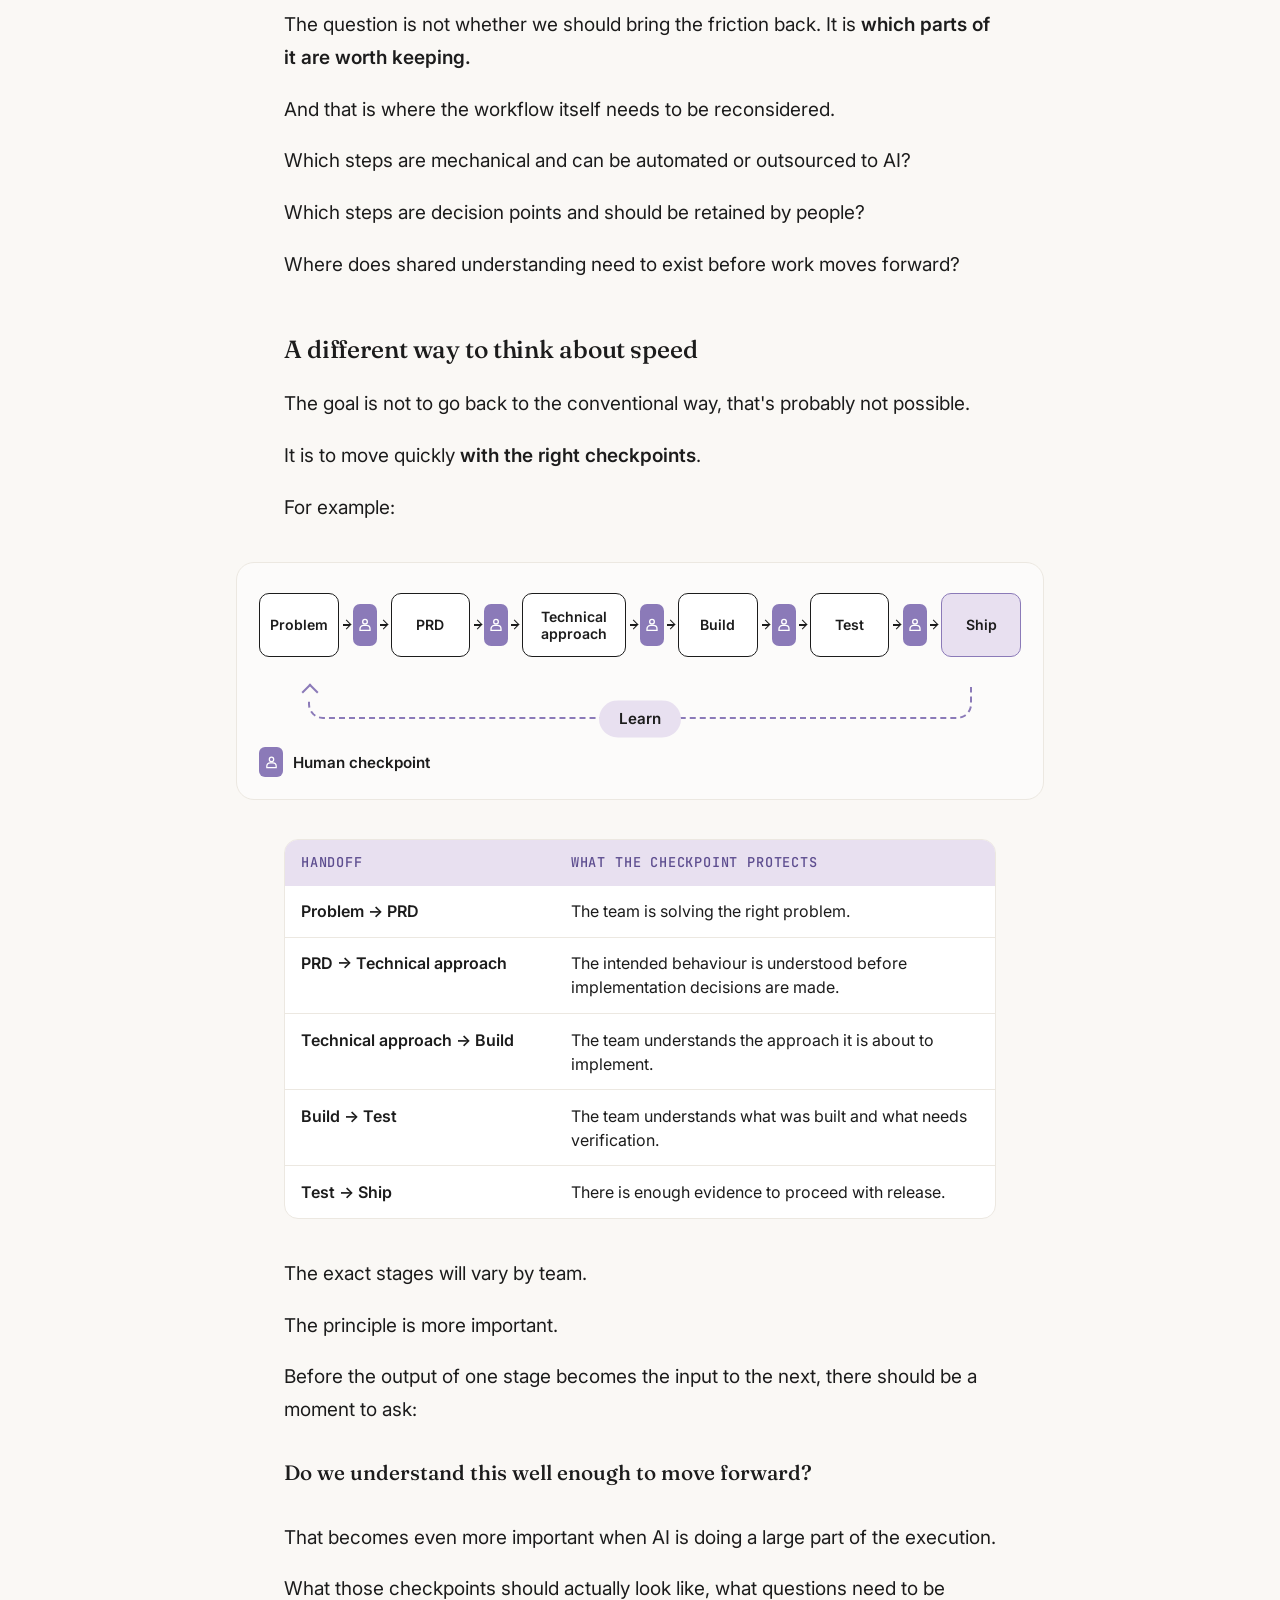
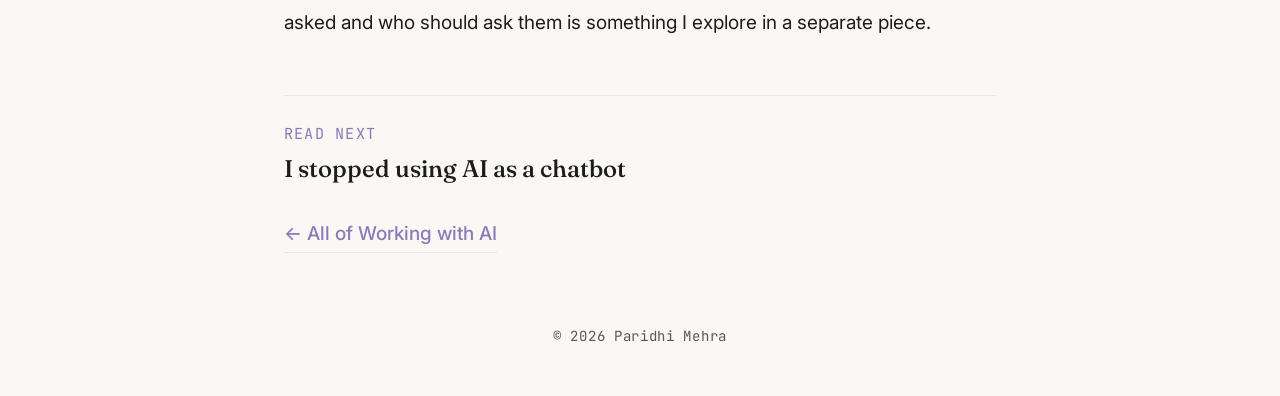
<file: reflections/faster-and-less-clear.html>
<!DOCTYPE html>
<html lang="en">
<head>
  <meta charset="UTF-8" />
  <meta name="viewport" content="width=device-width, initial-scale=1.0" />
  <title>AI can make teams faster and less clear at the same time. Paridhi Mehra</title>
  <meta name="description" content="How AI can speed up execution while making the thinking behind decisions less clear." />
  <meta property="og:type" content="article" />
  <meta property="og:site_name" content="Paridhi Mehra" />
  <meta property="og:title" content="AI can make teams faster and less clear at the same time" />
  <meta property="og:description" content="How AI can speed up execution while making the thinking behind decisions less clear." />
  <meta property="og:url" content="https://paridhi-mehra.github.io/portfolio/reflections/faster-and-less-clear.html" />
  <meta property="og:image" content="https://paridhi-mehra.github.io/portfolio/reflections/images/og-faster-and-less-clear.png" />
  <meta property="og:image:width" content="1200" />
  <meta property="og:image:height" content="630" />
  <meta property="og:image:alt" content="AI can make teams faster and less clear at the same time" />
  <meta name="twitter:card" content="summary_large_image" />
  <meta name="twitter:image" content="https://paridhi-mehra.github.io/portfolio/reflections/images/og-faster-and-less-clear.png" />
  <link rel="icon" type="image/svg+xml" href="data:image/svg+xml,%3Csvg xmlns='http://www.w3.org/2000/svg' viewBox='0 0 100 100'%3E%3Crect width='100' height='100' rx='18' fill='%238b7ab8'/%3E%3Ctext x='50' y='70' font-family='Georgia, serif' font-size='62' font-weight='600' text-anchor='middle' fill='white'%3EP%3C/text%3E%3C/svg%3E" />
  <link rel="preconnect" href="https://fonts.googleapis.com">
  <link rel="preconnect" href="https://fonts.gstatic.com" crossorigin>
  <link href="https://fonts.googleapis.com/css2?family=Fraunces:ital,wght@0,400;0,500;0,600;1,400&family=Inter:wght@400;500;600&family=JetBrains+Mono:wght@500&display=swap" rel="stylesheet">
  <link rel="stylesheet" href="../style.css?v=7" />
  <link rel="stylesheet" href="writing.css?v=12" />
  <style>
    .chain { display: flex; align-items: center; gap: 0.4rem; flex-wrap: wrap; justify-content: center; }
    .chain .box { flex: 1 1 0; min-width: 92px; }
    .chain .ai {
      font-family: 'JetBrains Mono', monospace; font-size: 0.9rem; letter-spacing: 0.06em;
      color: var(--accent); text-align: center; line-height: 1.2; font-weight: 500;
    }
    .gap-q {
      margin-top: 1.2rem; border: 1.5px dashed var(--accent); border-radius: 8px;
      padding: 0.8rem 1rem; text-align: center; font-family: 'Fraunces', serif;
      font-style: italic; font-size: 1.1rem; color: #5d4d8f;
    }
    .gates { display: flex; align-items: center; justify-content: center; gap: 0.3rem; }
    .gates .box { flex: 1 1 0; min-width: 0; padding: 0.65rem 0.4rem; font-size: 0.95rem; }
    .gate {
      display: flex; flex-direction: column; align-items: center; gap: 0.2rem;
      font-family: 'JetBrains Mono', monospace; font-size: 0.56rem; letter-spacing: 0.06em; text-align: center; line-height: 1.2;
      text-transform: uppercase; color: var(--accent); padding: 0 0.1rem; flex: 0 0 auto;
    }
    @media (max-width: 640px) {
    }
    .hc { display: inline-flex; align-items: center; justify-content: center; width: 30px; height: 30px; border-radius: 50%; background: var(--accent); box-shadow: 0 0 0 4px var(--accent-soft); }
    .gate-legend .hc { width: 22px; height: 22px; box-shadow: 0 0 0 3px var(--accent-soft); }
    .gate .diamond {
      width: 16px; height: 16px; transform: rotate(45deg);
      background: var(--accent); border-radius: 3px;
    }
    .plain-arrow { color: var(--muted); padding: 0 0.2rem; }
    @media (max-width: 560px) {
      .chain { flex-direction: column; }
      .chain .box { width: 100%; }
      .gates { flex-direction: column; }
      .gates .box { width: 100%; }
    }
  </style>
  <!-- Microsoft Clarity analytics -->
  <script type="text/javascript">
    (function(c,l,a,r,i,t,y){
      c[a]=c[a]||function(){(c[a].q=c[a].q||[]).push(arguments)};
      t=l.createElement(r);t.async=1;t.src="https://www.clarity.ms/tag/"+i;
      y=l.getElementsByTagName(r)[0];y.parentNode.insertBefore(t,y);
    })(window, document, "clarity", "script", "zewjdeljp3");
  </script>
</head>
<body class="read-page">

  <nav class="topnav">
    <a href="../index.html" class="brand">Paridhi Mehra</a>
    <button class="menu-btn" type="button" aria-label="Menu" aria-expanded="false"><span class="bar"></span></button>
    <div class="navlinks">
      <a href="../index.html#built">Work</a>
      <a href="../index.html#how">Where I Fit</a>
      <a href="../index.html#contact">Contact</a>
      <a href="index.html">Reflections</a>
    </div>
  </nav>

  <header class="hero-band">
    <div class="inner">
      <p class="series-label"><a href="index.html">Working with AI</a> · 02</p>
      <h1>AI can make teams faster and less clear at the same time</h1>
      <p class="article-meta">4 min read</p>
    </div>
  </header>

  <article class="read">

    <div class="body">
      <p>One of the most interesting things about AI-enabled teams is that speed and clarity do not necessarily move together.</p>
      <p>A team can do lots of work, very quickly, while becoming less aligned on what problem they are actually trying to solve.</p>
      <p>Imagine a simple product workflow.</p>
      <p>A PM has an idea.</p>
      <p>They use AI to turn it into a detailed PRD.</p>
      <p>The document looks good.</p>
      <p>An engineer takes it, uses AI to break it down, write the code and generate tests.</p>
      <p>The team has moved from idea to implementation very quickly.</p>

      <figure>
        <div class="dia">
          <div class="chain">
            <div class="box you">PM's idea</div>
            <div class="ai">AI<br>→</div>
            <div class="box">Detailed PRD</div>
            <div class="ai">AI<br>→</div>
            <div class="box">Code and tests</div>
          </div>
        </div>
      </figure>

      <p class="beat">But where did the thinking happen?</p>
      <p>Did the PM spend enough time interrogating the problem, talking to customers, reviewing numbers, thinking about all the use cases and places where the happy flows would break, or prioritising what needs to be done first?</p>
      <p>Did the engineer understand the reasoning behind the requirements?</p>
      <p>Were there assumptions (silently made by AI) hidden inside the PRD that none noticed?</p>
      <p>Did anyone challenge the solution before implementation started?</p>
      <p>This is where the interesting question begins.</p>
      <p>AI does not have to produce bad work to create this problem.</p>
      <p>It can produce very good-looking work.</p>
      <p>The issue is that faster production can make it easier to skip the thinking and friction between stages.</p>

      <h2>The missing middle</h2>
      <p>Moving from an idea to implementation has always involved some friction.</p>
      <figure class="comic">
        <img class="comic-full" src="images/sprint-planning.webp" width="1536" height="1024" loading="lazy" alt="A four-panel comic of a PM and an engineer in sprint planning. PM: Customers want this. Let's add it to the next sprint. Engineer: Wait, that's a really big change. PM: Seriously? It's just a button. Engineer: Yes, on the surface. But it touches the data model. PM: Sure, but how long can this take anyway? Engineer: Three weeks minimum. And lots of testing so we don't break anything. PM: But look, users drop off right at this point. Engineer: Okay. But is there a simpler way to solve this?" />
        <div class="comic-panels" aria-hidden="true">
          <img src="images/sprint-planning-1.webp" width="757" height="501" loading="lazy" alt="" />
          <img src="images/sprint-planning-2.webp" width="757" height="501" loading="lazy" alt="" />
          <img src="images/sprint-planning-3.webp" width="757" height="501" loading="lazy" alt="" />
          <img src="images/sprint-planning-4.webp" width="757" height="501" loading="lazy" alt="" />
        </div>
      </figure>
      <ul class="beats">
        <li>A PM had to explain the requirements, sometimes even fight for what was important.</li>
        <li>An engineer had to push back on what did not make sense technically.</li>
        <li>Requirements got challenged.</li>
        <li>Trade-offs were debated.</li>
        <li>Someone had to explain why a particular decision mattered.</li>
      </ul>
      <p>It took time.</p>
      <p>It was frustrating, no doubt.</p>
      <p>But that friction was doing something.</p>
      <p>It forced people to understand the problem from different perspectives. It surfaced assumptions. It created shared context around what was actually being built and why.</p>
      <p>AI has given us a way to avoid some of that friction.</p>
      <p class="pull">And when that friction disappears, some of the thinking can disappear with it too.</p>
      <p>The question is not whether we should bring the friction back. It is <strong>which parts of it are worth keeping.</strong></p>
      <p>And that is where the workflow itself needs to be reconsidered.</p>
      <p>Which steps are mechanical and can be automated or outsourced to AI?</p>
      <p>Which steps are decision points and should be retained by people?</p>
      <p>Where does shared understanding need to exist before work moves forward?</p>

      <h2>A different way to think about speed</h2>
      <p>The goal is not to go back to the conventional way, that's probably not possible.</p>
      <p>It is to move quickly <strong>with the right checkpoints</strong>.</p>
      <p>For example:</p>

      <figure class="hcw" aria-label="Workflow with a human checkpoint between every stage: Problem, PRD, Technical approach, Build, Test, Ship, then learning feeds back into the next problem">
        <div class="hcw-card">
          <div class="hcw-flow">
            <div class="hcw-stage">Problem</div><div class="hcw-handoff"><i class="hcw-arrow"></i><span class="hcw-gate"><svg viewBox="0 0 24 24" fill="none" stroke="#fff" stroke-width="2" stroke-linecap="round" aria-hidden="true"><circle cx="12" cy="7" r="3.5"/><path d="M4.5 20v-2.2c0-3 2.4-5.3 5.3-5.3h4.4c2.9 0 5.3 2.3 5.3 5.3V20z"/></svg></span><i class="hcw-arrow"></i></div>
            <div class="hcw-stage">PRD</div><div class="hcw-handoff"><i class="hcw-arrow"></i><span class="hcw-gate"><svg viewBox="0 0 24 24" fill="none" stroke="#fff" stroke-width="2" stroke-linecap="round" aria-hidden="true"><circle cx="12" cy="7" r="3.5"/><path d="M4.5 20v-2.2c0-3 2.4-5.3 5.3-5.3h4.4c2.9 0 5.3 2.3 5.3 5.3V20z"/></svg></span><i class="hcw-arrow"></i></div>
            <div class="hcw-stage hcw-wide">Technical<br>approach</div><div class="hcw-handoff"><i class="hcw-arrow"></i><span class="hcw-gate"><svg viewBox="0 0 24 24" fill="none" stroke="#fff" stroke-width="2" stroke-linecap="round" aria-hidden="true"><circle cx="12" cy="7" r="3.5"/><path d="M4.5 20v-2.2c0-3 2.4-5.3 5.3-5.3h4.4c2.9 0 5.3 2.3 5.3 5.3V20z"/></svg></span><i class="hcw-arrow"></i></div>
            <div class="hcw-stage">Build</div><div class="hcw-handoff"><i class="hcw-arrow"></i><span class="hcw-gate"><svg viewBox="0 0 24 24" fill="none" stroke="#fff" stroke-width="2" stroke-linecap="round" aria-hidden="true"><circle cx="12" cy="7" r="3.5"/><path d="M4.5 20v-2.2c0-3 2.4-5.3 5.3-5.3h4.4c2.9 0 5.3 2.3 5.3 5.3V20z"/></svg></span><i class="hcw-arrow"></i></div>
            <div class="hcw-stage">Test</div><div class="hcw-handoff"><i class="hcw-arrow"></i><span class="hcw-gate"><svg viewBox="0 0 24 24" fill="none" stroke="#fff" stroke-width="2" stroke-linecap="round" aria-hidden="true"><circle cx="12" cy="7" r="3.5"/><path d="M4.5 20v-2.2c0-3 2.4-5.3 5.3-5.3h4.4c2.9 0 5.3 2.3 5.3 5.3V20z"/></svg></span><i class="hcw-arrow"></i></div>
            <div class="hcw-stage hcw-ship">Ship</div>
          </div>
          <div class="hcw-loop"><div class="hcw-loopline"></div><div class="hcw-learn">Learn</div></div>
          <div class="hcw-mobilelearn"><span>Learn</span><span class="hcw-return"></span><span>Feed learning back into the next problem</span></div>
          <div class="hcw-legend"><span class="hcw-gate"><svg viewBox="0 0 24 24" fill="none" stroke="#fff" stroke-width="2" stroke-linecap="round" aria-hidden="true"><circle cx="12" cy="7" r="3.5"/><path d="M4.5 20v-2.2c0-3 2.4-5.3 5.3-5.3h4.4c2.9 0 5.3 2.3 5.3 5.3V20z"/></svg></span><strong>Human checkpoint</strong></div>
        </div>
      </figure>

      <div class="hcw-table-wrap">
        <table class="hcw-table">
          <thead><tr><th scope="col">Handoff</th><th scope="col">What the checkpoint protects</th></tr></thead>
          <tbody>
            <tr><th scope="row">Problem → PRD</th><td>The team is solving the right problem.</td></tr>
            <tr><th scope="row">PRD → Technical approach</th><td>The intended behaviour is understood before implementation decisions are made.</td></tr>
            <tr><th scope="row">Technical approach → Build</th><td>The team understands the approach it is about to implement.</td></tr>
            <tr><th scope="row">Build → Test</th><td>The team understands what was built and what needs verification.</td></tr>
            <tr><th scope="row">Test → Ship</th><td>There is enough evidence to proceed with release.</td></tr>
          </tbody>
        </table>
      </div>

      <p>The exact stages will vary by team.</p>
      <p>The principle is more important.</p>
      <p>Before the output of one stage becomes the input to the next, there should be a moment to ask:</p>
      <p class="beat">Do we understand this well enough to move forward?</p>
      <p>That becomes even more important when AI is doing a large part of the execution.</p>
      <p>What those checkpoints should actually look like, what questions need to be asked and who should ask them is something I explore in a separate piece.</p>
    </div>

    <a href="stopped-using-ai-as-a-chatbot.html" class="next">
      <span class="card-label">Read next</span>
      <span class="next-title">I stopped using AI as a chatbot</span>
    </a>
    <a href="index.html" class="back">← All of Working with AI</a>
  </article>

  <footer><p>© 2026 Paridhi Mehra</p></footer>
  <script src="../nav.js?v=2"></script>
</body>
</html>
</file>
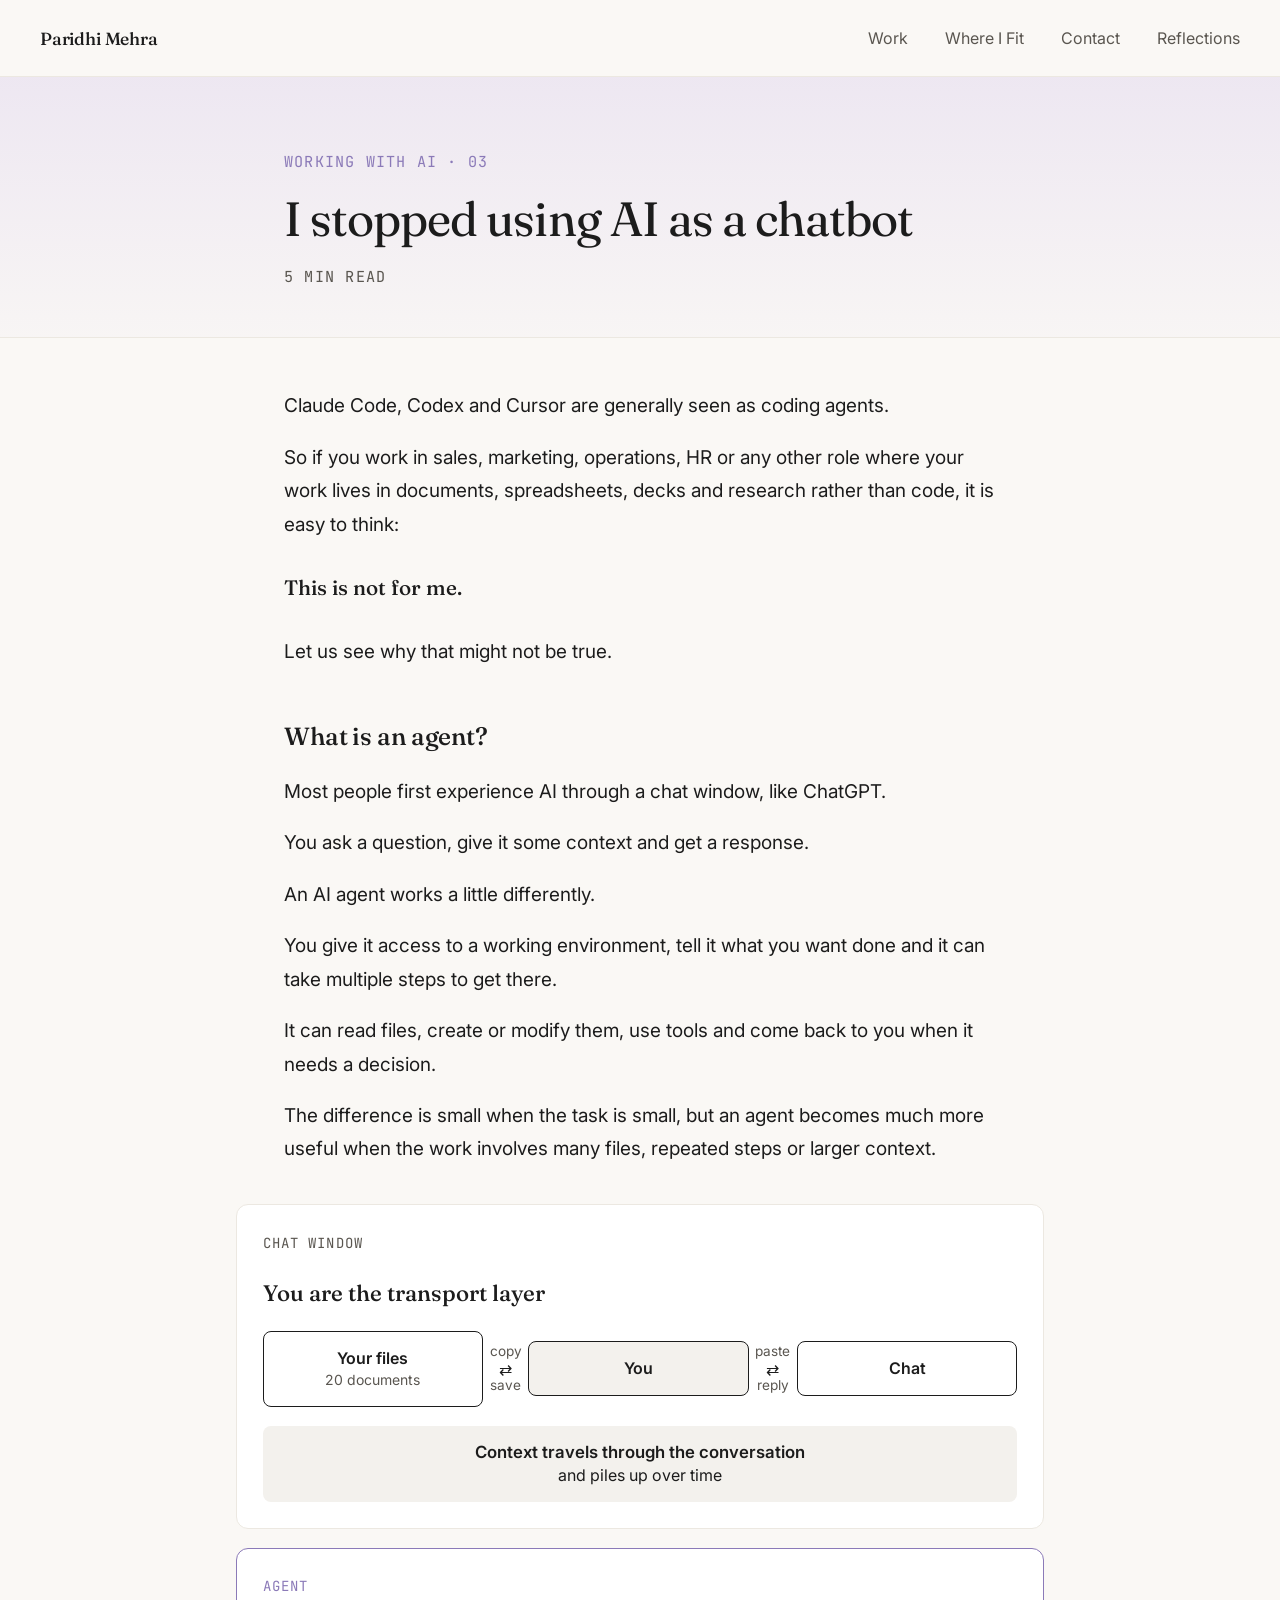
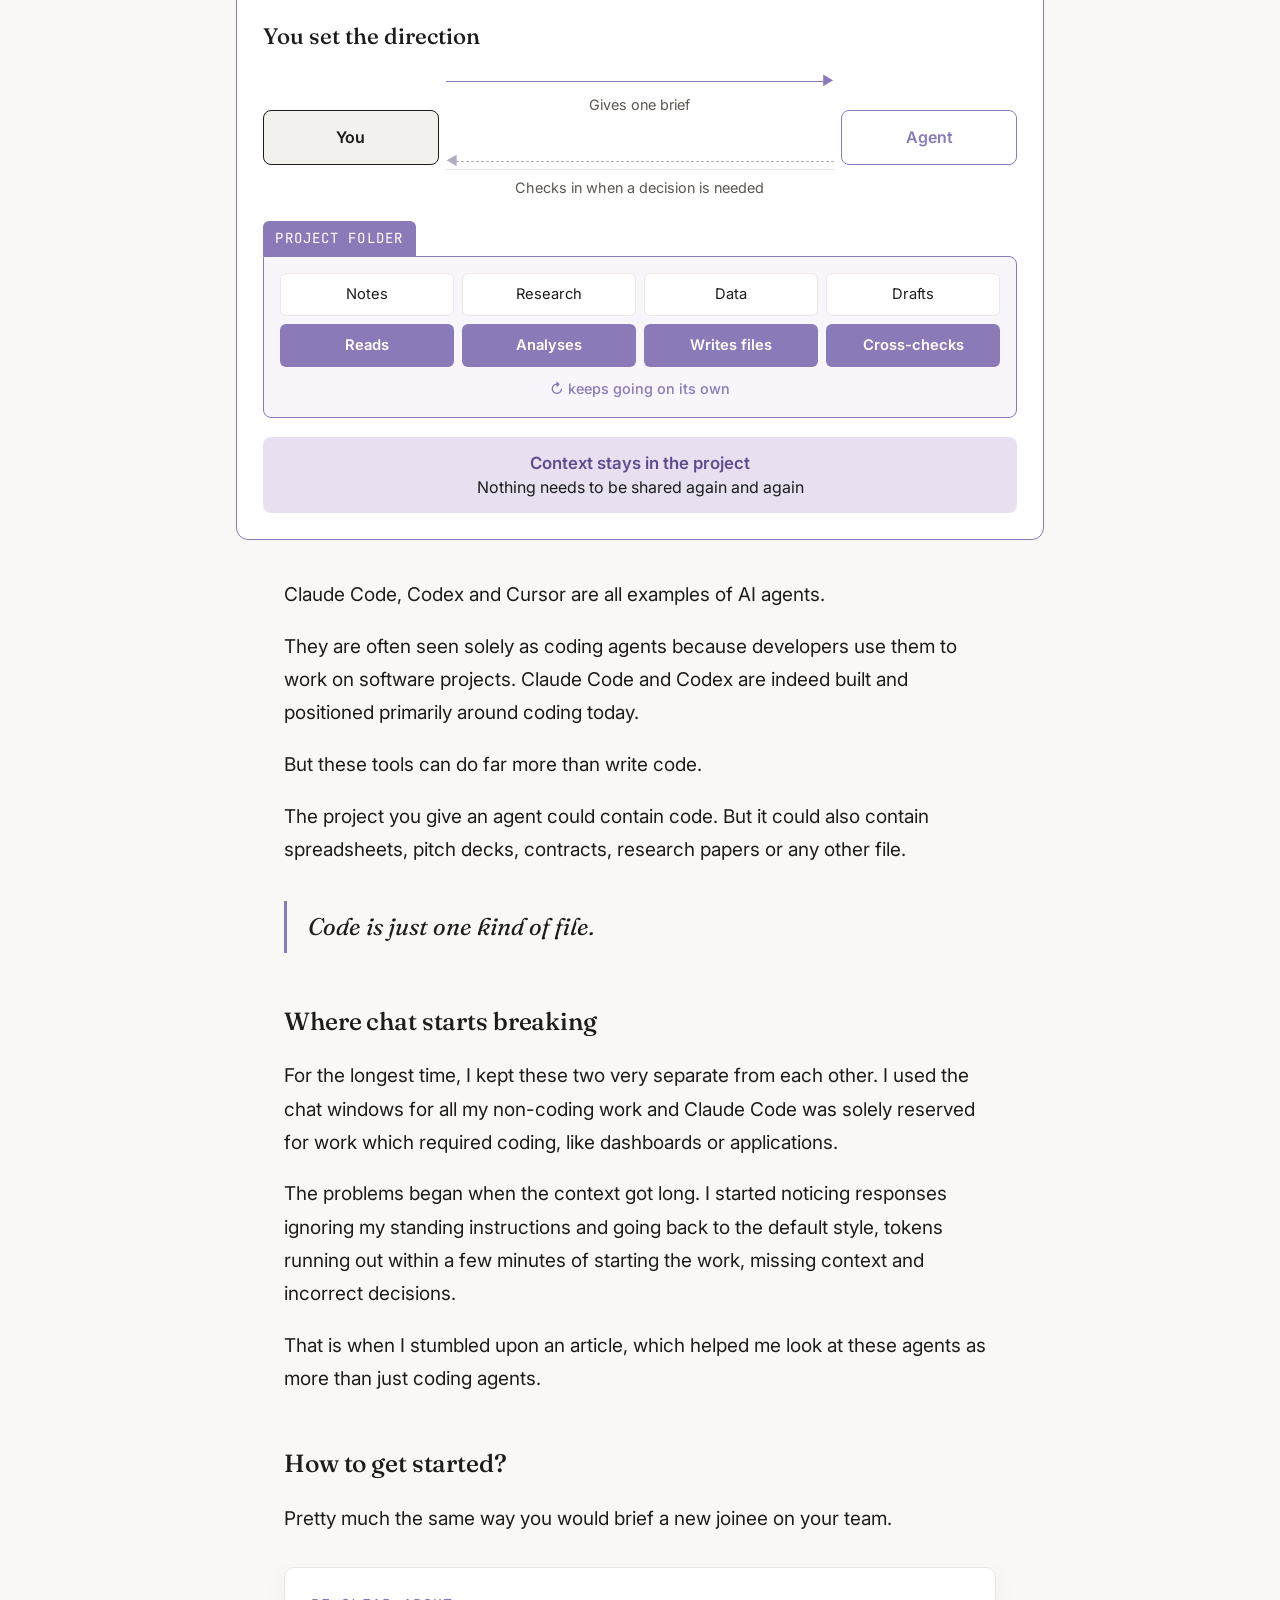
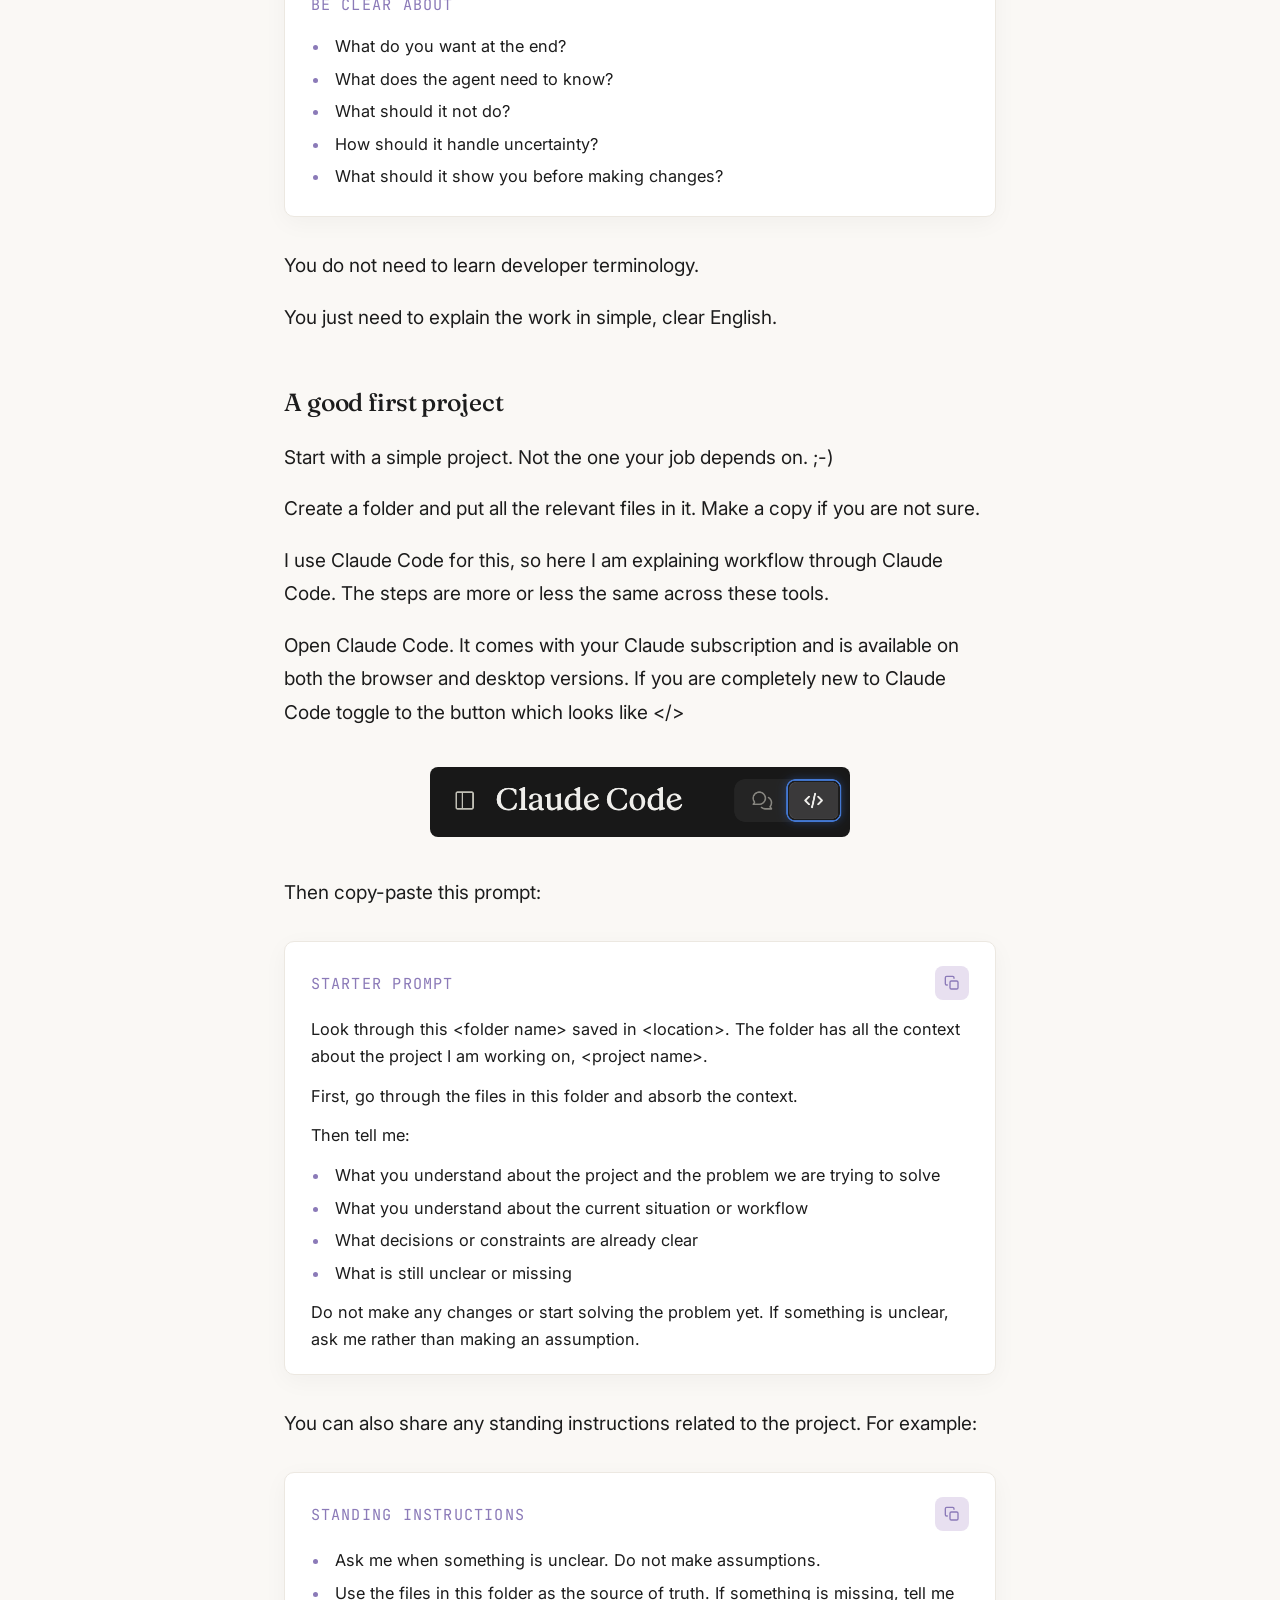
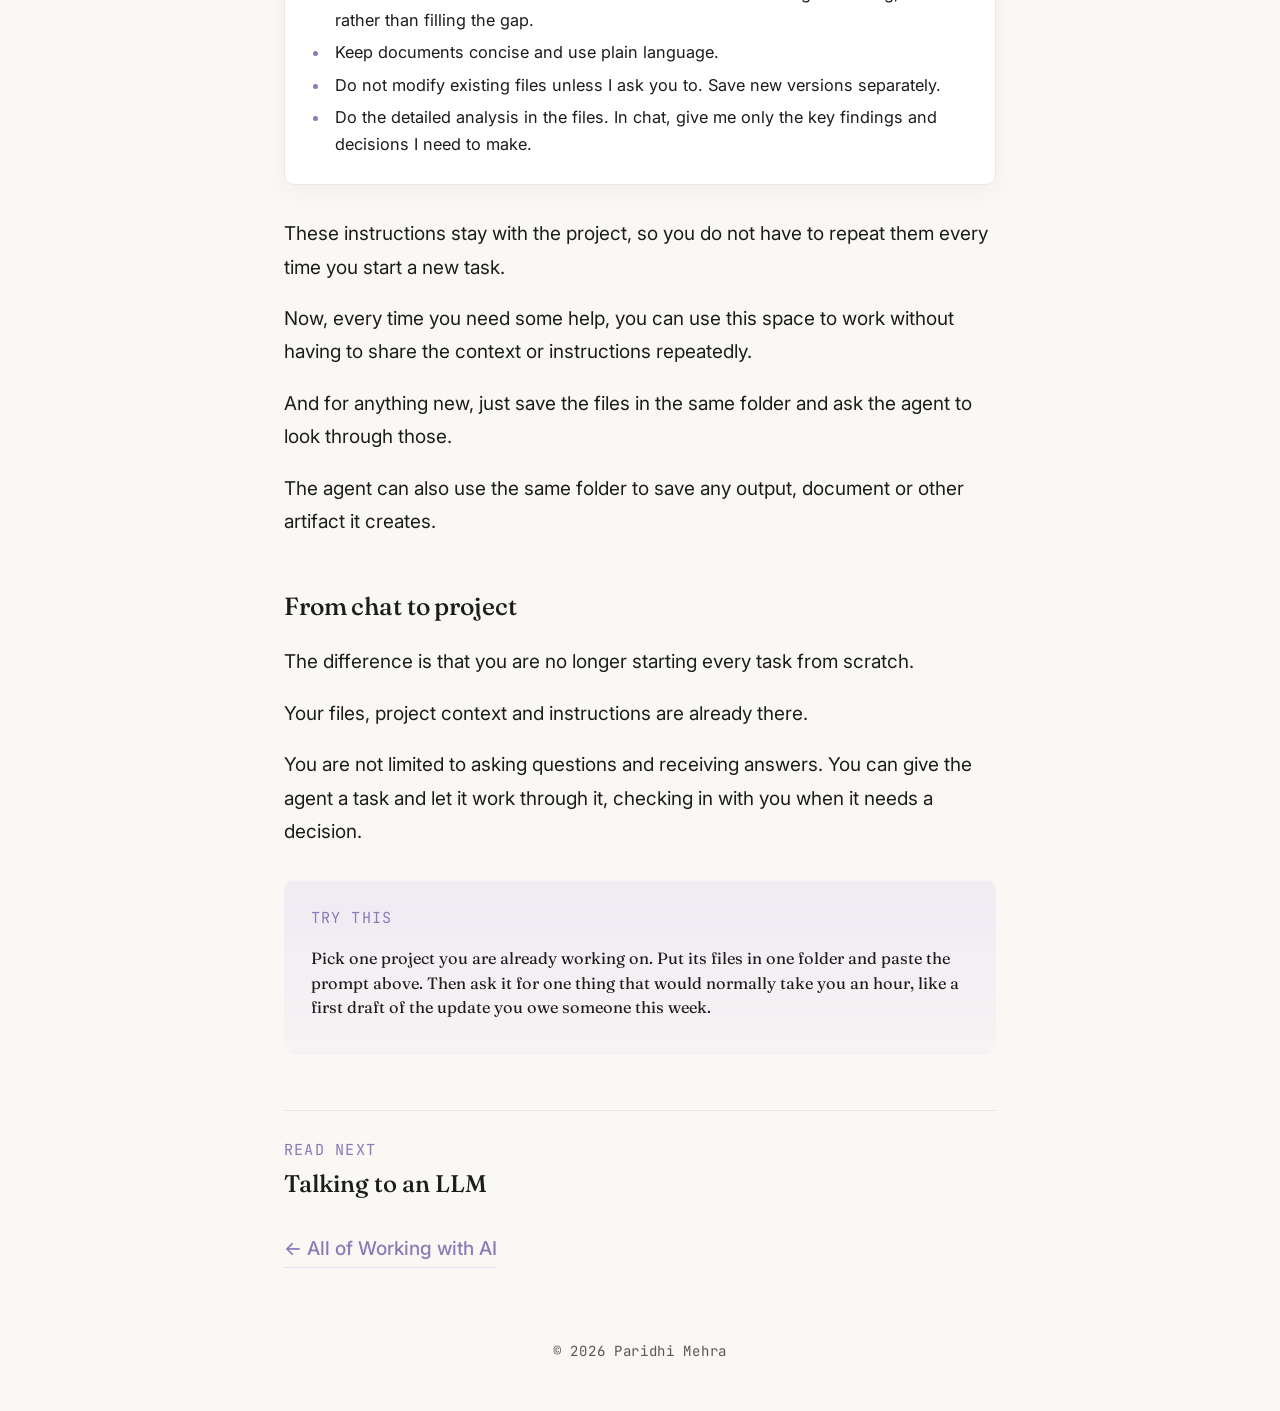
<file: reflections/stopped-using-ai-as-a-chatbot.html>
<!DOCTYPE html>
<html lang="en">
<head>
  <meta charset="UTF-8" />
  <meta name="viewport" content="width=device-width, initial-scale=1.0" />
  <title>I stopped using AI as a chatbot. Paridhi Mehra</title>
  <meta name="description" content="What changes when you start working with AI inside a project rather than just a chat." />
  <meta property="og:type" content="article" />
  <meta property="og:site_name" content="Paridhi Mehra" />
  <meta property="og:title" content="I stopped using AI as a chatbot" />
  <meta property="og:description" content="What changes when you start working with AI inside a project rather than just a chat." />
  <meta property="og:url" content="https://paridhi-mehra.github.io/portfolio/reflections/stopped-using-ai-as-a-chatbot.html" />
  <meta property="og:image" content="https://paridhi-mehra.github.io/portfolio/reflections/images/og-stopped-using-ai-as-a-chatbot.png" />
  <meta property="og:image:width" content="1200" />
  <meta property="og:image:height" content="630" />
  <meta property="og:image:alt" content="I stopped using AI as a chatbot" />
  <meta name="twitter:card" content="summary_large_image" />
  <meta name="twitter:image" content="https://paridhi-mehra.github.io/portfolio/reflections/images/og-stopped-using-ai-as-a-chatbot.png" />
  <link rel="icon" type="image/svg+xml" href="data:image/svg+xml,%3Csvg xmlns='http://www.w3.org/2000/svg' viewBox='0 0 100 100'%3E%3Crect width='100' height='100' rx='18' fill='%238b7ab8'/%3E%3Ctext x='50' y='70' font-family='Georgia, serif' font-size='62' font-weight='600' text-anchor='middle' fill='white'%3EP%3C/text%3E%3C/svg%3E" />
  <link rel="preconnect" href="https://fonts.googleapis.com">
  <link rel="preconnect" href="https://fonts.gstatic.com" crossorigin>
  <link href="https://fonts.googleapis.com/css2?family=Fraunces:ital,wght@0,400;0,500;0,600;1,400&family=Inter:wght@400;500;600&family=JetBrains+Mono:wght@500&display=swap" rel="stylesheet">
  <link rel="stylesheet" href="../style.css?v=7" />
  <link rel="stylesheet" href="writing.css?v=12" />
  <style>
    .cva { display: flex; flex-direction: column; gap: 1.2rem; }
    .cva .dia.agent { border: 1.5px solid var(--accent); }
    .cva .agent .dia-label { color: var(--accent); }

    .row { display: grid; align-items: center; gap: 0.4rem; }
    .row.chat { grid-template-columns: 1fr auto 1fr auto 1fr; }
    .row .box { padding: 1rem 0.5rem; }
    .swap { display: flex; flex-direction: column; align-items: center; font-size: 0.85rem; color: var(--muted); line-height: 1.15; }
    .swap b { font-weight: 400; font-size: 1rem; color: var(--text); }

    .row.brief { grid-template-columns: 1fr 2.2fr 1fr; }
    .link { display: flex; flex-direction: column; gap: 0.35rem; font-size: 0.9rem; color: var(--muted); text-align: center; }
    .link .line { display: flex; align-items: center; color: var(--accent); font-size: 0.8rem; line-height: 1; }
    .link .line::before { content: ""; flex: 1; border-top: 1.5px solid var(--accent); }
    .link .line.fwd::after { content: "▶"; margin-left: -2px; }
    .link .line.back { color: #b3abc2; flex-direction: row-reverse; }
    .link .line.back::before { border-top: 1.5px dashed #b3abc2; }
    .link .line.back::after { content: "◀"; margin-right: -2px; }

    .folder { margin-top: 1.3rem; }
    .folder-tab {
      display: inline-block; background: var(--accent); color: #fff;
      font-family: 'JetBrains Mono', monospace; font-size: 0.875rem; letter-spacing: 0.08em;
      text-transform: uppercase; padding: 0.4rem 0.8rem; border-radius: 6px 6px 0 0;
    }
    .folder-body {
      border: 1.5px solid var(--accent); border-radius: 0 8px 8px 8px;
      background: rgba(232, 224, 240, 0.3); padding: 1rem;
    }
    .files, .acts { display: grid; grid-template-columns: repeat(4, 1fr); gap: 0.5rem; }
    .file {
      background: #fff; border: 1px solid var(--border); border-radius: 6px;
      font-size: 0.92rem; padding: 0.5rem 0.4rem; text-align: center;
    }
    .acts { margin-top: 0.5rem; }
    .act {
      background: var(--accent); color: #fff; border-radius: 6px; text-align: center;
      font-size: 0.92rem; font-weight: 600; padding: 0.6rem 0.3rem;
    }
    .loop {
      margin-top: 0.6rem; text-align: center; font-size: 0.9rem; color: var(--accent); font-weight: 500;
    }
    .screenshot { width: 100%; max-width: 420px; }

    @media (max-width: 560px) {
      .row.chat { grid-template-columns: 1fr; }
      .swap { flex-direction: row; gap: 0.6rem; justify-content: center; }
      .swap b { transform: rotate(90deg); }
      .row.brief { grid-template-columns: 1fr; }
      .files, .acts { grid-template-columns: repeat(2, 1fr); }
    }
  </style>
  <!-- Microsoft Clarity analytics -->
  <script type="text/javascript">
    (function(c,l,a,r,i,t,y){
      c[a]=c[a]||function(){(c[a].q=c[a].q||[]).push(arguments)};
      t=l.createElement(r);t.async=1;t.src="https://www.clarity.ms/tag/"+i;
      y=l.getElementsByTagName(r)[0];y.parentNode.insertBefore(t,y);
    })(window, document, "clarity", "script", "zewjdeljp3");
  </script>
</head>
<body class="read-page">

  <nav class="topnav">
    <a href="../index.html" class="brand">Paridhi Mehra</a>
    <button class="menu-btn" type="button" aria-label="Menu" aria-expanded="false"><span class="bar"></span></button>
    <div class="navlinks">
      <a href="../index.html#built">Work</a>
      <a href="../index.html#how">Where I Fit</a>
      <a href="../index.html#contact">Contact</a>
      <a href="index.html">Reflections</a>
    </div>
  </nav>

  <header class="hero-band">
    <div class="inner">
      <p class="series-label"><a href="index.html">Working with AI</a> · 03</p>
      <h1>I stopped using AI as a chatbot</h1>
      <p class="article-meta">5 min read</p>
    </div>
  </header>

  <article class="read">

    <div class="body">
      <p>Claude Code, Codex and Cursor are generally seen as coding agents.</p>
      <p>So if you work in sales, marketing, operations, HR or any other role where your work lives in documents, spreadsheets, decks and research rather than code, it is easy to think:</p>
      <p class="beat">This is not for me.</p>
      <p>Let us see why that might not be true.</p>

      <h2>What is an agent?</h2>
      <p>Most people first experience AI through a chat window, like ChatGPT.</p>
      <p>You ask a question, give it some context and get a response.</p>
      <p>An AI agent works a little differently.</p>
      <p>You give it access to a working environment, tell it what you want done and it can take multiple steps to get there.</p>
      <p>It can read files, create or modify them, use tools and come back to you when it needs a decision.</p>
      <p>The difference is small when the task is small, but an agent becomes much more useful when the work involves many files, repeated steps or larger context.</p>

      <figure>
        <div class="cva">
          <div class="dia">
            <p class="dia-label">Chat window</p>
            <p class="dia-title">You are the transport layer</p>
            <div class="row chat">
              <div class="box">Your files<small>20 documents</small></div>
              <div class="swap"><span>copy</span><b>⇄</b><span>save</span></div>
              <div class="box you">You</div>
              <div class="swap"><span>paste</span><b>⇄</b><span>reply</span></div>
              <div class="box">Chat</div>
            </div>
            <div class="note"><strong>Context travels through the conversation</strong>and piles up over time</div>
          </div>

          <div class="dia agent">
            <p class="dia-label">Agent</p>
            <p class="dia-title">You set the direction</p>
            <div class="row brief">
              <div class="box you">You</div>
              <div class="link">
                <div class="line fwd"></div>
                <span>Gives one brief</span>
                <div class="line back"></div>
                <span>Checks in when a decision is needed</span>
              </div>
              <div class="box accent">Agent</div>
            </div>
            <div class="folder">
              <span class="folder-tab">Project folder</span>
              <div class="folder-body">
                <div class="files">
                  <div class="file">Notes</div>
                  <div class="file">Research</div>
                  <div class="file">Data</div>
                  <div class="file">Drafts</div>
                </div>
                <div class="acts">
                  <div class="act">Reads</div>
                  <div class="act">Analyses</div>
                  <div class="act">Writes files</div>
                  <div class="act">Cross-checks</div>
                </div>
                <div class="loop">↻ keeps going on its own</div>
              </div>
            </div>
            <div class="note accent"><strong>Context stays in the project</strong>Nothing needs to be shared again and again</div>
          </div>
        </div>
      </figure>

      <p>Claude Code, Codex and Cursor are all examples of AI agents.</p>
      <p>They are often seen solely as coding agents because developers use them to work on software projects. Claude Code and Codex are indeed built and positioned primarily around coding today.</p>
      <p>But these tools can do far more than write code.</p>
      <p>The project you give an agent could contain code. But it could also contain spreadsheets, pitch decks, contracts, research papers or any other file.</p>
      <p class="pull">Code is just one kind of file.</p>

      <h2>Where chat starts breaking</h2>
      <p>For the longest time, I kept these two very separate from each other. I used the chat windows for all my non-coding work and Claude Code was solely reserved for work which required coding, like dashboards or applications.</p>
      <p>The problems began when the context got long. I started noticing responses ignoring my standing instructions and going back to the default style, tokens running out within a few minutes of starting the work, missing context and incorrect decisions.</p>
      <p>That is when I stumbled upon an article, which helped me look at these agents as more than just coding agents.</p>

      <h2>How to get started?</h2>
      <p>Pretty much the same way you would brief a new joinee on your team.</p>

      <div class="card">
        <div class="card-head"><span class="card-label">Be clear about</span></div>
        <div class="copy-text">
          <ul>
            <li>What do you want at the end?</li>
            <li>What does the agent need to know?</li>
            <li>What should it not do?</li>
            <li>How should it handle uncertainty?</li>
            <li>What should it show you before making changes?</li>
          </ul>
        </div>
      </div>

      <p>You do not need to learn developer terminology.</p>
      <p>You just need to explain the work in simple, clear English.</p>

      <h2>A good first project</h2>
      <p>Start with a simple project. Not the one your job depends on. ;-)</p>
      <p>Create a folder and put all the relevant files in it. Make a copy if you are not sure.</p>
      <p>I use Claude Code for this, so here I am explaining workflow through Claude Code. The steps are more or less the same across these tools.</p>
      <p>Open Claude Code. It comes with your Claude subscription and is available on both the browser and desktop versions. If you are completely new to Claude Code toggle to the button which looks like &lt;/&gt;</p>

      <figure>
        <img class="screenshot" src="images/claude-code-toggle.png" alt="The Claude Code toggle, a button showing the &lt;/&gt; symbol" />
      </figure>

      <p>Then copy-paste this prompt:</p>

      <div class="card">
        <div class="card-head">
          <span class="card-label">Starter prompt</span>
          <button class="copy-btn" type="button" aria-label="Copy" title="Copy"><svg viewBox="0 0 24 24" width="16" height="16" fill="none" stroke="currentColor" stroke-width="2" stroke-linecap="round" stroke-linejoin="round" aria-hidden="true"><rect x="9" y="9" width="12" height="12" rx="2"/><path d="M5 15H4a2 2 0 0 1-2-2V4a2 2 0 0 1 2-2h9a2 2 0 0 1 2 2v1"/></svg></button>
        </div>
        <div class="copy-text">
          <p>Look through this &lt;folder name&gt; saved in &lt;location&gt;. The folder has all the context about the project I am working on, &lt;project name&gt;.</p>
          <p>First, go through the files in this folder and absorb the context.</p>
          <p>Then tell me:</p>
          <ul>
            <li>What you understand about the project and the problem we are trying to solve</li>
            <li>What you understand about the current situation or workflow</li>
            <li>What decisions or constraints are already clear</li>
            <li>What is still unclear or missing</li>
          </ul>
          <p>Do not make any changes or start solving the problem yet. If something is unclear, ask me rather than making an assumption.</p>
        </div>
      </div>

      <p>You can also share any standing instructions related to the project. For example:</p>

      <div class="card">
        <div class="card-head">
          <span class="card-label">Standing instructions</span>
          <button class="copy-btn" type="button" aria-label="Copy" title="Copy"><svg viewBox="0 0 24 24" width="16" height="16" fill="none" stroke="currentColor" stroke-width="2" stroke-linecap="round" stroke-linejoin="round" aria-hidden="true"><rect x="9" y="9" width="12" height="12" rx="2"/><path d="M5 15H4a2 2 0 0 1-2-2V4a2 2 0 0 1 2-2h9a2 2 0 0 1 2 2v1"/></svg></button>
        </div>
        <div class="copy-text">
          <ul>
            <li>Ask me when something is unclear. Do not make assumptions.</li>
            <li>Use the files in this folder as the source of truth. If something is missing, tell me rather than filling the gap.</li>
            <li>Keep documents concise and use plain language.</li>
            <li>Do not modify existing files unless I ask you to. Save new versions separately.</li>
            <li>Do the detailed analysis in the files. In chat, give me only the key findings and decisions I need to make.</li>
          </ul>
        </div>
      </div>

      <p>These instructions stay with the project, so you do not have to repeat them every time you start a new task.</p>
      <p>Now, every time you need some help, you can use this space to work without having to share the context or instructions repeatedly.</p>
      <p>And for anything new, just save the files in the same folder and ask the agent to look through those.</p>
      <p>The agent can also use the same folder to save any output, document or other artifact it creates.</p>

      <h2>From chat to project</h2>
      <p>The difference is that you are no longer starting every task from scratch.</p>
      <p>Your files, project context and instructions are already there.</p>
      <p>You are not limited to asking questions and receiving answers. You can give the agent a task and let it work through it, checking in with you when it needs a decision.</p>

      <div class="card card-try">
        <div class="card-head"><span class="card-label">Try this</span></div>
        <p>Pick one project you are already working on. Put its files in one folder and paste the prompt above. Then ask it for one thing that would normally take you an hour, like a first draft of the update you owe someone this week.</p>
      </div>
    </div>

    <a href="talking-to-an-llm.html" class="next">
      <span class="card-label">Read next</span>
      <span class="next-title">Talking to an LLM</span>
    </a>
    <a href="index.html" class="back">← All of Working with AI</a>
  </article>

  <footer><p>© 2026 Paridhi Mehra</p></footer>
  <script src="copy.js?v=2"></script>
  <script src="../nav.js?v=2"></script>
</body>
</html>
</file>
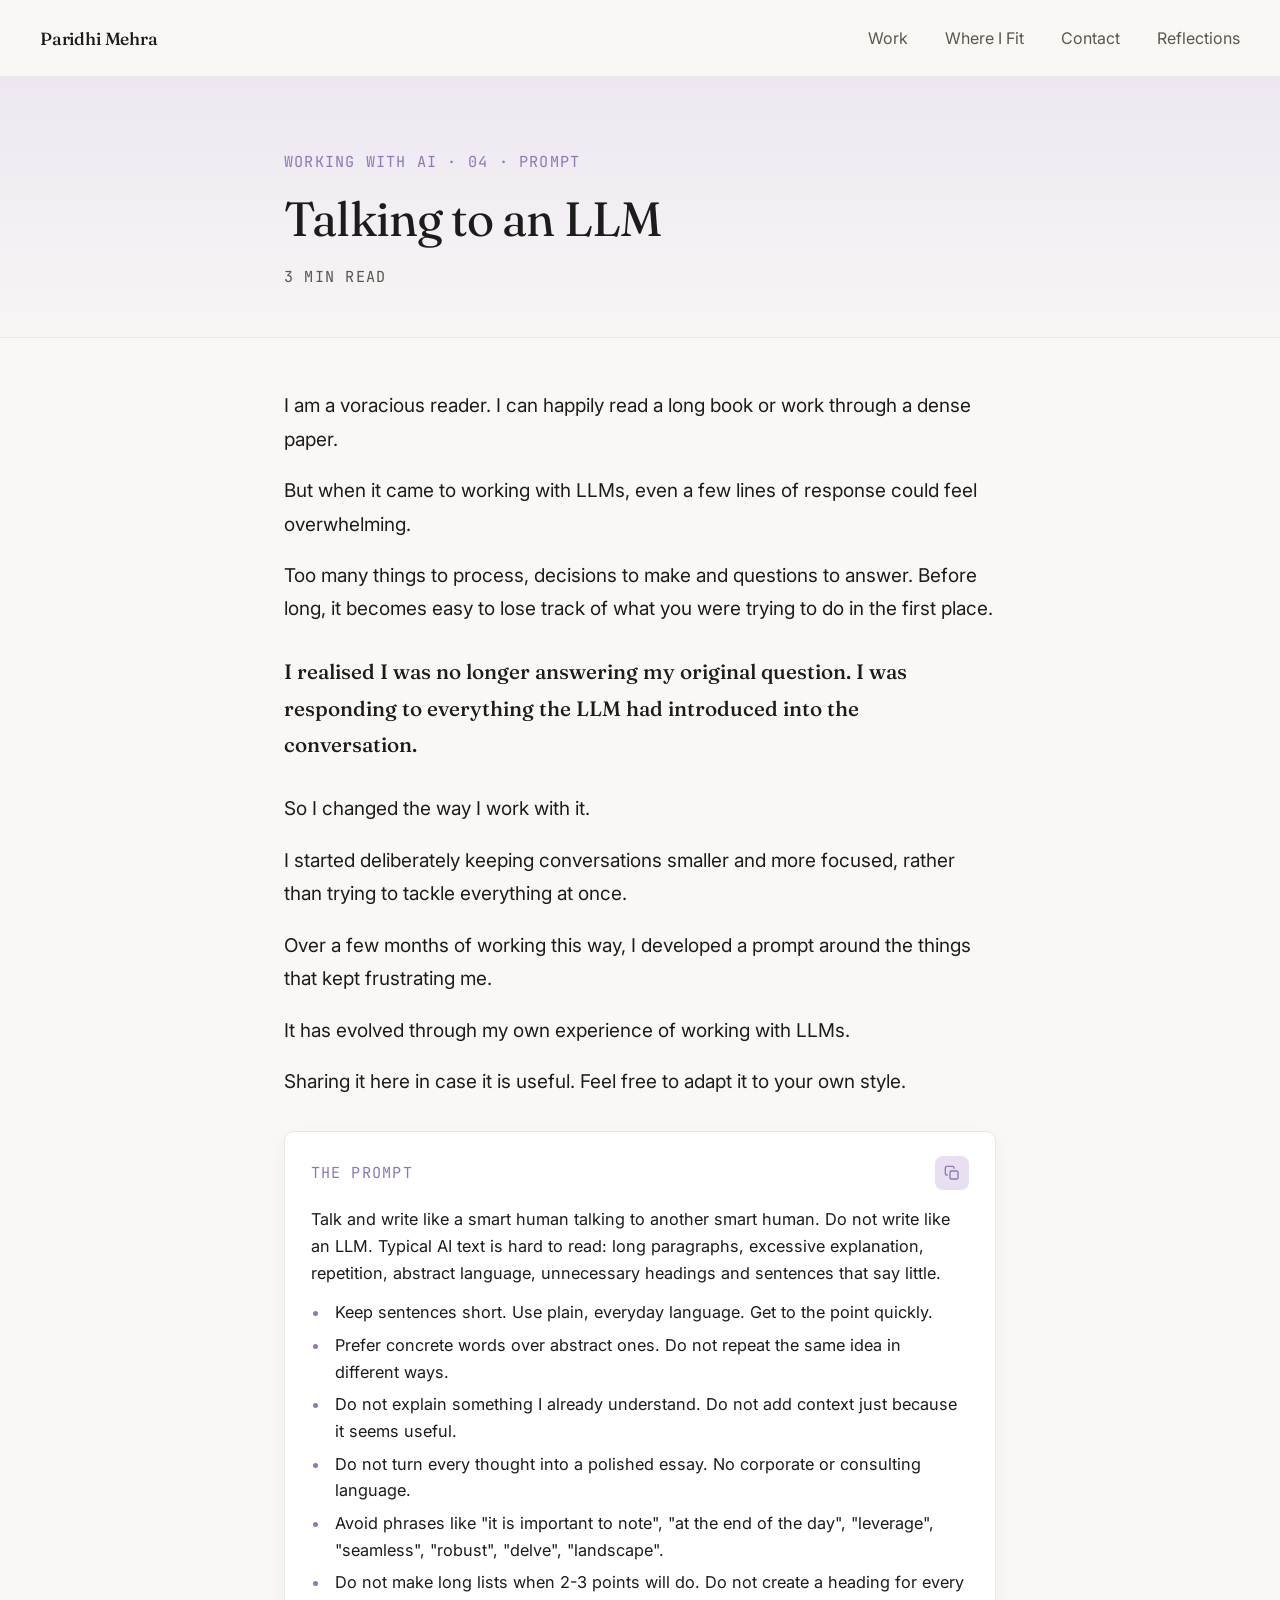
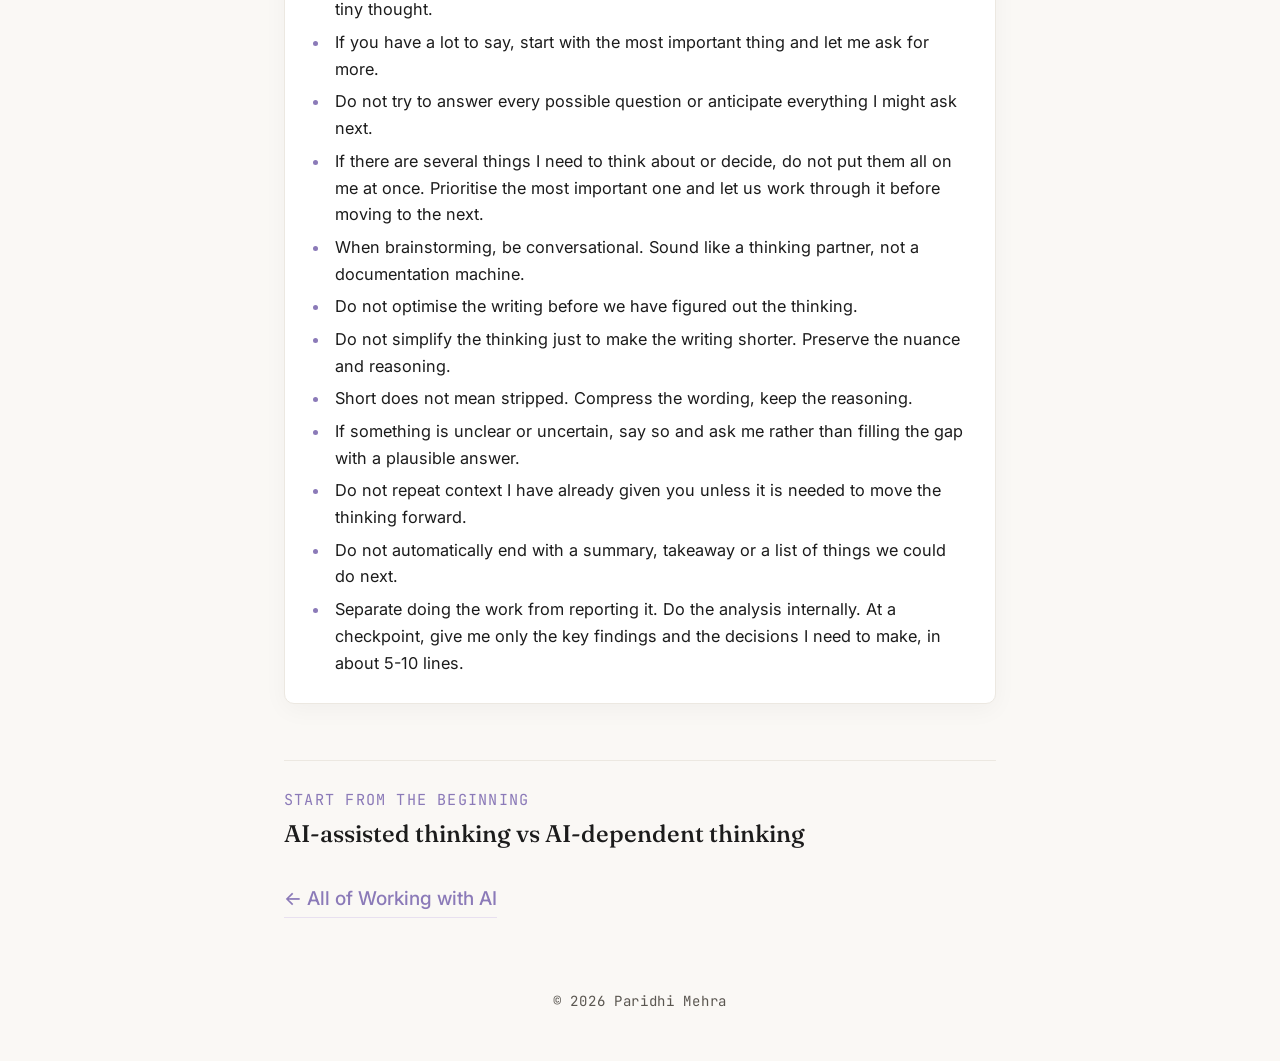
<file: reflections/talking-to-an-llm.html>
<!DOCTYPE html>
<html lang="en">
<head>
  <meta charset="UTF-8" />
  <meta name="viewport" content="width=device-width, initial-scale=1.0" />
  <title>Talking to an LLM. Paridhi Mehra</title>
  <meta name="description" content="A practical prompt to keep conversations with LLMs focused and manageable." />
  <meta property="og:type" content="article" />
  <meta property="og:site_name" content="Paridhi Mehra" />
  <meta property="og:title" content="Talking to an LLM" />
  <meta property="og:description" content="A practical prompt to keep conversations with LLMs focused and manageable." />
  <meta property="og:url" content="https://paridhi-mehra.github.io/portfolio/reflections/talking-to-an-llm.html" />
  <meta property="og:image" content="https://paridhi-mehra.github.io/portfolio/reflections/images/og-talking-to-an-llm.png" />
  <meta property="og:image:width" content="1200" />
  <meta property="og:image:height" content="630" />
  <meta property="og:image:alt" content="Talking to an LLM" />
  <meta name="twitter:card" content="summary_large_image" />
  <meta name="twitter:image" content="https://paridhi-mehra.github.io/portfolio/reflections/images/og-talking-to-an-llm.png" />
  <link rel="icon" type="image/svg+xml" href="data:image/svg+xml,%3Csvg xmlns='http://www.w3.org/2000/svg' viewBox='0 0 100 100'%3E%3Crect width='100' height='100' rx='18' fill='%238b7ab8'/%3E%3Ctext x='50' y='70' font-family='Georgia, serif' font-size='62' font-weight='600' text-anchor='middle' fill='white'%3EP%3C/text%3E%3C/svg%3E" />
  <link rel="preconnect" href="https://fonts.googleapis.com">
  <link rel="preconnect" href="https://fonts.gstatic.com" crossorigin>
  <link href="https://fonts.googleapis.com/css2?family=Fraunces:ital,wght@0,400;0,500;0,600;1,400&family=Inter:wght@400;500;600&family=JetBrains+Mono:wght@500&display=swap" rel="stylesheet">
  <link rel="stylesheet" href="../style.css?v=7" />
  <link rel="stylesheet" href="writing.css?v=12" />
  <!-- Microsoft Clarity analytics -->
  <script type="text/javascript">
    (function(c,l,a,r,i,t,y){
      c[a]=c[a]||function(){(c[a].q=c[a].q||[]).push(arguments)};
      t=l.createElement(r);t.async=1;t.src="https://www.clarity.ms/tag/"+i;
      y=l.getElementsByTagName(r)[0];y.parentNode.insertBefore(t,y);
    })(window, document, "clarity", "script", "zewjdeljp3");
  </script>
</head>
<body class="read-page">

  <nav class="topnav">
    <a href="../index.html" class="brand">Paridhi Mehra</a>
    <button class="menu-btn" type="button" aria-label="Menu" aria-expanded="false"><span class="bar"></span></button>
    <div class="navlinks">
      <a href="../index.html#built">Work</a>
      <a href="../index.html#how">Where I Fit</a>
      <a href="../index.html#contact">Contact</a>
      <a href="index.html">Reflections</a>
    </div>
  </nav>

  <header class="hero-band">
    <div class="inner">
      <p class="series-label"><a href="index.html">Working with AI</a> · 04 · Prompt</p>
      <h1>Talking to an LLM</h1>
      <p class="article-meta">3 min read</p>
    </div>
  </header>

  <article class="read">

    <div class="body">
      <p>I am a voracious reader. I can happily read a long book or work through a dense paper.</p>
      <p>But when it came to working with LLMs, even a few lines of response could feel overwhelming.</p>
      <p>Too many things to process, decisions to make and questions to answer. Before long, it becomes easy to lose track of what you were trying to do in the first place.</p>
      <p class="beat">I realised I was no longer answering my original question. I was responding to everything the LLM had introduced into the conversation.</p>
      <p>So I changed the way I work with it.</p>
      <p>I started deliberately keeping conversations smaller and more focused, rather than trying to tackle everything at once.</p>
      <p>Over a few months of working this way, I developed a prompt around the things that kept frustrating me.</p>
      <p>It has evolved through my own experience of working with LLMs.</p>
      <p>Sharing it here in case it is useful. Feel free to adapt it to your own style.</p>

      <div class="card">
        <div class="card-head">
          <span class="card-label">The prompt</span>
          <button class="copy-btn" type="button" aria-label="Copy" title="Copy"><svg viewBox="0 0 24 24" width="16" height="16" fill="none" stroke="currentColor" stroke-width="2" stroke-linecap="round" stroke-linejoin="round" aria-hidden="true"><rect x="9" y="9" width="12" height="12" rx="2"/><path d="M5 15H4a2 2 0 0 1-2-2V4a2 2 0 0 1 2-2h9a2 2 0 0 1 2 2v1"/></svg></button>
        </div>
        <div class="copy-text">
          <p>Talk and write like a smart human talking to another smart human. Do not write like an LLM. Typical AI text is hard to read: long paragraphs, excessive explanation, repetition, abstract language, unnecessary headings and sentences that say little.</p>
          <ul>
            <li>Keep sentences short. Use plain, everyday language. Get to the point quickly.</li>
            <li>Prefer concrete words over abstract ones. Do not repeat the same idea in different ways.</li>
            <li>Do not explain something I already understand. Do not add context just because it seems useful.</li>
            <li>Do not turn every thought into a polished essay. No corporate or consulting language.</li>
            <li>Avoid phrases like "it is important to note", "at the end of the day", "leverage", "seamless", "robust", "delve", "landscape".</li>
            <li>Do not make long lists when 2-3 points will do. Do not create a heading for every tiny thought.</li>
            <li>If you have a lot to say, start with the most important thing and let me ask for more.</li>
            <li>Do not try to answer every possible question or anticipate everything I might ask next.</li>
            <li>If there are several things I need to think about or decide, do not put them all on me at once. Prioritise the most important one and let us work through it before moving to the next.</li>
            <li>When brainstorming, be conversational. Sound like a thinking partner, not a documentation machine.</li>
            <li>Do not optimise the writing before we have figured out the thinking.</li>
            <li>Do not simplify the thinking just to make the writing shorter. Preserve the nuance and reasoning.</li>
            <li>Short does not mean stripped. Compress the wording, keep the reasoning.</li>
            <li>If something is unclear or uncertain, say so and ask me rather than filling the gap with a plausible answer.</li>
            <li>Do not repeat context I have already given you unless it is needed to move the thinking forward.</li>
            <li>Do not automatically end with a summary, takeaway or a list of things we could do next.</li>
            <li>Separate doing the work from reporting it. Do the analysis internally. At a checkpoint, give me only the key findings and the decisions I need to make, in about 5-10 lines.</li>
          </ul>
        </div>
      </div>
    </div>

    <a href="ai-assisted-thinking.html" class="next">
      <span class="card-label">Start from the beginning</span>
      <span class="next-title">AI&#8209;assisted thinking vs AI&#8209;dependent thinking</span>
    </a>
    <a href="index.html" class="back">← All of Working with AI</a>
  </article>

  <footer><p>© 2026 Paridhi Mehra</p></footer>
  <script src="copy.js?v=2"></script>
  <script src="../nav.js?v=2"></script>
</body>
</html>
</file>
<file: style.css>
:root {
  --bg: #faf8f5;
  --text: #1c1c1c;
  --muted: #6e6a64;
  --accent: #8b7ab8;
  --accent-soft: #e8e0f0;
  --border: #ece8e1;
}

* { box-sizing: border-box; margin: 0; padding: 0; }

html { scroll-behavior: smooth; }

body {
  font-family: 'Inter', -apple-system, BlinkMacSystemFont, sans-serif;
  background: var(--bg);
  color: var(--text);
  line-height: 1.65;
  font-size: 18px;
  -webkit-font-smoothing: antialiased;
}

.topnav {
  display: flex;
  justify-content: space-between;
  align-items: center;
  padding: 1.4rem 2.5rem;
  position: sticky;
  top: 0;
  background: rgba(250, 248, 245, 0.92);
  backdrop-filter: blur(10px);
  -webkit-backdrop-filter: blur(10px);
  z-index: 10;
  border-bottom: 1px solid var(--border);
}

.brand {
  font-family: 'Fraunces', serif;
  font-size: 1.1rem;
  font-weight: 500;
  text-decoration: none;
  color: var(--text);
  letter-spacing: -0.01em;
}

.navlinks a {
  color: var(--muted);
  text-decoration: none;
  margin-left: 2rem;
  font-size: 0.95rem;
  transition: color 0.2s;
}
.navlinks a:hover { color: var(--accent); }

main {
  max-width: 720px;
  margin: 0 auto;
  padding: 3rem 2rem 2rem;
}

.hero {
  padding: 3rem 0 5rem;
  border-bottom: 1px solid var(--border);
  margin-bottom: 4.5rem;
}

.headshot {
  width: 200px;
  height: 200px;
  border-radius: 50%;
  background-image: url('headshot.jpg');
  background-size: 108%;
  background-position: 50% 28%;
  background-repeat: no-repeat;
  margin-bottom: 2.5rem;
  box-shadow: 0 10px 30px rgba(28, 28, 28, 0.1);
  border: 3px solid #fff;
}

.hero-headline {
  font-family: 'Fraunces', serif;
  font-size: 2.4rem;
  line-height: 1.22;
  font-weight: 400;
  letter-spacing: -0.015em;
  margin-bottom: 2.5rem;
}

.hero-headline em {
  color: var(--accent);
  font-style: italic;
  font-weight: 500;
}

.hero-role {
  font-family: 'JetBrains Mono', monospace;
  font-size: 0.82rem;
  color: var(--muted);
  text-transform: uppercase;
  letter-spacing: 0.1em;
  margin: -1rem 0 2rem;
}

.hero-sub {
  font-size: 1.05rem;
  color: var(--text);
  line-height: 1.7;
  max-width: 620px;
  margin: 0 0 2.5rem;
}

.credentials {
  display: flex;
  flex-wrap: wrap;
  align-items: center;
  gap: 0.8rem 2rem;
}

.credentials img {
  width: auto;
  height: 34px;
  mix-blend-mode: multiply;
}

.logo-ekincare {
  clip-path: inset(0 10% 0 0);
  margin-right: -1.4rem;
}

.block {
  margin-bottom: 5rem;
}

.section-label {
  font-family: 'JetBrains Mono', monospace;
  font-size: 0.78rem;
  color: var(--muted);
  text-transform: uppercase;
  letter-spacing: 0.14em;
  margin-bottom: 0.4rem;
}

#contact .section-label { margin-bottom: 0.5rem; }

.contact-intro {
  font-size: 1.05rem;
  color: var(--text);
  margin: 0 0 1.6rem;
}

.section-sublabel {
  font-family: 'Fraunces', serif;
  font-style: italic;
  color: var(--muted);
  font-size: 1rem;
  margin-bottom: 2.5rem;
}

.prose p {
  margin-bottom: 1.2rem;
}

.case {
  padding: 2rem 0;
  border-top: 1px solid var(--border);
}
.case:last-child { border-bottom: 1px solid var(--border); }

.case h2 {
  font-family: 'Fraunces', serif;
  font-size: 1.55rem;
  font-weight: 500;
  margin-bottom: 0.5rem;
  letter-spacing: -0.005em;
}

.case-meta {
  font-family: 'JetBrains Mono', monospace;
  font-size: 0.76rem;
  color: var(--muted);
  text-transform: uppercase;
  letter-spacing: 0.08em;
  margin-bottom: 1rem;
}

.case-stats {
  display: flex;
  flex-wrap: wrap;
  gap: 1.4rem 2.5rem;
  margin: 1.2rem 0 1.6rem;
  padding: 1.1rem 0;
  border-top: 1px solid var(--border);
  border-bottom: 1px solid var(--border);
}

.stat {
  display: flex;
  flex-direction: column;
  gap: 0.2rem;
}

.stat-num {
  font-family: 'Fraunces', serif;
  font-weight: 600;
  color: var(--accent);
  font-size: 1.35rem;
  line-height: 1.1;
  letter-spacing: -0.01em;
}

.stat-label {
  font-family: 'JetBrains Mono', monospace;
  font-size: 0.7rem;
  color: var(--muted);
  text-transform: uppercase;
  letter-spacing: 0.09em;
}

.case strong {
  color: var(--text);
  font-weight: 600;
}

.case p + p {
  margin-top: 1rem;
}

.case-tags {
  display: flex;
  flex-wrap: wrap;
  align-items: baseline;
  gap: 0.4rem 0.9rem;
  padding: 1.1rem 0;
  margin: 1.2rem 0 1.6rem;
  border-top: 1px solid var(--border);
  border-bottom: 1px solid var(--border);
}

.case-tags span {
  font-family: 'JetBrains Mono', monospace;
  font-size: 0.78rem;
  color: var(--accent);
  text-transform: uppercase;
  letter-spacing: 0.08em;
}

.case-tags span:not(:last-child)::after {
  content: " ·";
  color: var(--muted);
  margin-left: 0.5rem;
}

.qa {
  padding: 1.7rem 0;
  border-top: 1px solid var(--border);
}
.qa:last-child { border-bottom: 1px solid var(--border); }

.qa h3 {
  font-family: 'Fraunces', serif;
  font-size: 1.3rem;
  font-weight: 500;
  margin-bottom: 0.7rem;
  letter-spacing: -0.005em;
}

.qa-list {
  list-style: none;
}
.qa-list li {
  position: relative;
  padding-left: 1.2rem;
  margin-bottom: 0.45rem;
}
.qa-list li::before {
  content: "";
  position: absolute;
  left: 0;
  top: 0.72em;
  width: 6px;
  height: 6px;
  border-radius: 50%;
  background: var(--accent);
}

.qa p em {
  color: var(--accent);
  font-style: italic;
  font-weight: 500;
}

.case-now {
  background: linear-gradient(180deg, rgba(232, 224, 240, 0.35), transparent);
  padding: 2rem 1.5rem;
  border-radius: 8px;
  border-top: none;
}
.case-now:last-child { border-bottom: none; }

.link-out {
  display: inline-block;
  margin-top: 1.2rem;
  color: var(--accent);
  text-decoration: none;
  font-weight: 500;
  border-bottom: 1px solid var(--accent-soft);
  padding-bottom: 2px;
  transition: border-color 0.2s;
}
.link-out:hover { border-bottom-color: var(--accent); }

.edu-list { list-style: none; }
.edu-list li {
  padding: 0.85rem 0;
  border-top: 1px solid var(--border);
  font-size: 0.97rem;
}
.edu-list li:last-child { border-bottom: 1px solid var(--border); }

.contact-links {
  display: flex;
  flex-direction: column;
}
.contact-links a {
  color: var(--text);
  text-decoration: none;
  border-top: 1px solid var(--border);
  padding: 0.95rem 0;
  font-size: 1.05rem;
  transition: color 0.2s, padding-left 0.2s;
}
.contact-links a:last-child { border-bottom: 1px solid var(--border); }
.contact-links a:hover {
  color: var(--accent);
  padding-left: 0.5rem;
}

footer {
  padding: 2.5rem 2rem 3rem;
  text-align: center;
  color: var(--muted);
  font-size: 0.82rem;
  font-family: 'JetBrains Mono', monospace;
  letter-spacing: 0.05em;
}

@media (max-width: 640px) {
  .topnav { padding: 1rem 1.25rem; }
  .navlinks a { margin-left: 1.2rem; font-size: 0.85rem; }
  main { padding: 2rem 1.25rem; }
  .hero-headline { font-size: 1.65rem; }
  .hero { padding: 1.5rem 0 3rem; margin-bottom: 3rem; }
  .block { margin-bottom: 3.5rem; }
  .case-now { padding: 1.5rem 1rem; }
}

/* ---- Readability pass: nothing below ~14px, darker grey ---- */
:root { --muted: #5a5650; }
.section-label { font-size: 0.875rem; letter-spacing: 0.1em; }
.hero-role { font-size: 0.9rem; }
.case-meta { font-size: 0.875rem; letter-spacing: 0.06em; }
.case-tags span { font-size: 0.875rem; letter-spacing: 0.05em; }
.stat-label { font-size: 0.8rem; letter-spacing: 0.06em; }
.stat-num { font-size: 1.45rem; }
.section-sublabel { font-size: 1.05rem; }
footer { font-size: 0.875rem; }
.navlinks a { font-size: 1rem; }
@media (max-width: 640px) { .navlinks a { font-size: 0.92rem; } }
.case-meta, .case-tags span { font-size: 0.95rem; }
.stat-label { font-size: 0.875rem; }
.section-label { font-size: 0.95rem; }

/* Phone nav: name on top, links in one row underneath */
@media (max-width: 640px) {
  .topnav { flex-direction: column; align-items: flex-start; gap: 0.45rem; padding: 0.8rem 1.1rem 0.7rem; }
  .navlinks { display: flex; gap: 1.1rem; }
  .navlinks a { margin-left: 0; font-size: 0.92rem; white-space: nowrap; }
}

/* Jump links land below the sticky nav */
.block { scroll-margin-top: 5.5rem; }
@media (max-width: 640px) { .block { scroll-margin-top: 6.5rem; } }

/* ---- Mobile hamburger menu (replaces the stacked phone nav) ---- */
.menu-btn { display: none; }
@media (max-width: 640px) {
  .topnav { flex-direction: row; align-items: center; gap: 0; padding: 0.9rem 1.1rem; flex-wrap: wrap; }
  .menu-btn {
    display: inline-flex; align-items: center; justify-content: center;
    width: 40px; height: 40px; margin-right: -8px;
    background: none; border: none; cursor: pointer; color: var(--text);
  }
  .menu-btn .bar { display: block; width: 20px; height: 2px; background: currentColor; border-radius: 2px; position: relative; transition: background 0.2s; }
  .menu-btn .bar::before, .menu-btn .bar::after {
    content: ""; position: absolute; left: 0; width: 20px; height: 2px; background: currentColor; border-radius: 2px; transition: transform 0.2s, top 0.2s;
  }
  .menu-btn .bar::before { top: -6px; }
  .menu-btn .bar::after { top: 6px; }
  .topnav.open .menu-btn .bar { background: transparent; }
  .topnav.open .menu-btn .bar::before { top: 0; transform: rotate(45deg); }
  .topnav.open .menu-btn .bar::after { top: 0; transform: rotate(-45deg); }

  .navlinks { display: none; flex-basis: 100%; flex-direction: column; gap: 0; margin-top: 0.6rem; }
  .topnav.open .navlinks { display: flex; }
  .navlinks a {
    margin-left: 0; font-size: 1.05rem; color: var(--text);
    padding: 0.85rem 0; border-top: 1px solid var(--border);
  }
  .block { scroll-margin-top: 5rem; }
}
</file>
<file: reflections/writing.css>
/* Writing pages. Loads after ../style.css and reuses its colours and fonts. */

.article {
  max-width: 680px;
  margin: 0 auto;
  padding: 3.5rem 1.5rem 2rem;
}

.series-label {
  font-family: 'JetBrains Mono', monospace;
  font-size: 0.76rem;
  color: var(--accent);
  text-transform: uppercase;
  letter-spacing: 0.14em;
  margin-bottom: 1rem;
}

.article h1 {
  font-family: 'Fraunces', serif;
  font-size: 2.5rem;
  line-height: 1.18;
  font-weight: 400;
  letter-spacing: -0.015em;
  margin-bottom: 1.2rem;
}

.article-meta {
  font-family: 'JetBrains Mono', monospace;
  font-size: 0.74rem;
  color: var(--muted);
  text-transform: uppercase;
  letter-spacing: 0.09em;
  padding-bottom: 2rem;
  margin-bottom: 2.5rem;
  border-bottom: 1px solid var(--border);
}

.body p {
  margin-bottom: 1.15rem;
  line-height: 1.75;
}

.body h2 {
  font-family: 'Fraunces', serif;
  font-size: 1.55rem;
  font-weight: 500;
  letter-spacing: -0.005em;
  margin: 3rem 0 1.1rem;
}

.body ul {
  margin: 0 0 1.4rem 1.2rem;
}
.body li {
  margin-bottom: 0.45rem;
  line-height: 1.65;
  padding-left: 0.3rem;
}
.body li::marker { color: var(--accent); }

.body strong { font-weight: 600; }

/* One big line that carries the idea */
.pull {
  font-family: 'Fraunces', serif;
  font-style: italic;
  font-size: 1.5rem;
  line-height: 1.4;
  color: var(--text);
  border-left: 3px solid var(--accent);
  padding: 0.3rem 0 0.3rem 1.3rem;
  margin: 2.2rem 0;
}

/* Short emphatic line inside the flow */
.body p.beat {
  font-family: 'Fraunces', serif;
  font-size: 1.3rem;
  font-weight: 500;
  margin: 1.8rem 0;
}

/* Cards: prompts, checklists, try-this */
.card {
  background: #fff;
  border: 1px solid var(--border);
  border-radius: 10px;
  padding: 1.5rem 1.6rem 1.3rem;
  margin: 2rem 0;
  box-shadow: 0 6px 24px rgba(28, 28, 28, 0.04);
}

.card-head {
  display: flex;
  justify-content: space-between;
  align-items: center;
  margin-bottom: 1rem;
  gap: 1rem;
}

.card-label {
  font-family: 'JetBrains Mono', monospace;
  font-size: 0.72rem;
  color: var(--accent);
  text-transform: uppercase;
  letter-spacing: 0.13em;
}

.copy-btn {
  font-family: 'Inter', sans-serif;
  font-size: 0.8rem;
  font-weight: 500;
  color: var(--accent);
  background: var(--accent-soft);
  border: none;
  border-radius: 8px;
  width: 34px;
  height: 34px;
  padding: 0;
  display: inline-flex;
  align-items: center;
  justify-content: center;
  flex: 0 0 auto;
  cursor: pointer;
  transition: background 0.2s, color 0.2s;
  white-space: nowrap;
}
.copy-btn:hover { background: var(--accent); color: #fff; }
.copy-btn.done { background: var(--accent); color: #fff; }

.card p, .card li {
  font-size: 0.98rem;
  line-height: 1.65;
}
.card p { margin-bottom: 0.8rem; }
.card ul { margin: 0 0 0.8rem 1.2rem; }
.card li { margin-bottom: 0.35rem; }
.card li::marker { color: var(--accent); }
.card .copy-text > :last-child { margin-bottom: 0; }

.card-try {
  background: linear-gradient(180deg, rgba(232, 224, 240, 0.55), rgba(232, 224, 240, 0.2));
  border-color: transparent;
  box-shadow: none;
}
.card-try p {
  font-family: 'Fraunces', serif;
  font-size: 1.15rem;
  line-height: 1.5;
}

/* Diagrams */
figure {
  margin: 2.4rem 0;
}
figcaption {
  font-size: 0.85rem;
  color: var(--muted);
  text-align: center;
  margin-top: 0.8rem;
  font-style: italic;
}
figure img {
  display: block;
  max-width: 100%;
  height: auto;
  margin: 0 auto;
  border-radius: 8px;
}

.dia {
  background: #fff;
  border: 1px solid var(--border);
  border-radius: 12px;
  padding: 1.6rem;
}

.dia-label {
  font-family: 'JetBrains Mono', monospace;
  font-size: 0.7rem;
  text-transform: uppercase;
  letter-spacing: 0.13em;
  color: var(--muted);
  margin-bottom: 0.3rem;
}

.dia-title {
  font-family: 'Fraunces', serif;
  font-size: 1.3rem;
  font-weight: 500;
  line-height: 1.25;
  margin-bottom: 1.2rem;
}

.box {
  border: 1.5px solid var(--text);
  border-radius: 8px;
  padding: 0.7rem 0.6rem;
  text-align: center;
  font-weight: 600;
  font-size: 0.95rem;
  line-height: 1.3;
  background: #fff;
}
.box small {
  display: block;
  font-weight: 400;
  color: var(--muted);
  font-size: 0.78rem;
  margin-top: 0.15rem;
}
.box.you { background: #f3f1ed; }
.box.accent {
  border-color: var(--accent);
  color: var(--accent);
}
.box.fill {
  background: var(--accent);
  border-color: var(--accent);
  color: #fff;
}

.arrow {
  color: var(--muted);
  font-size: 0.75rem;
  text-align: center;
  line-height: 1.2;
}

.note {
  border-radius: 8px;
  padding: 0.9rem 1rem;
  text-align: center;
  background: #f3f1ed;
  margin-top: 1.2rem;
  font-size: 0.92rem;
  line-height: 1.45;
}
.note strong { display: block; font-size: 1rem; }
.note.accent { background: var(--accent-soft); }
.note.accent strong { color: #5d4d8f; }

/* All writing index */
.post-list { list-style: none; margin: 0; }
.post-list li {
  border-top: 1px solid var(--border);
  padding: 1.6rem 0;
}
.post-list li:last-child { border-bottom: 1px solid var(--border); }
.post-list a { text-decoration: none; color: inherit; display: block; }
.post-list .num {
  font-family: 'JetBrains Mono', monospace;
  font-size: 0.72rem;
  color: var(--accent);
  letter-spacing: 0.12em;
  text-transform: uppercase;
}
.post-list h2 {
  font-family: 'Fraunces', serif;
  font-size: 1.45rem;
  font-weight: 500;
  line-height: 1.3;
  margin: 0.35rem 0 0.4rem;
  transition: color 0.2s;
}
.post-list a:hover h2 { color: var(--accent); }
.post-list p { color: var(--muted); font-size: 1rem; line-height: 1.6; }

.back {
  display: inline-block;
  margin-top: 3rem;
  color: var(--accent);
  text-decoration: none;
  font-weight: 500;
  border-bottom: 1px solid var(--accent-soft);
  padding-bottom: 2px;
}
.back:hover { border-bottom-color: var(--accent); }

@media (max-width: 640px) {
  .article { padding: 2rem 1.1rem 1.5rem; }
  .article h1 { font-size: 1.85rem; }
  .pull { font-size: 1.25rem; }
  .card { padding: 1.2rem 1.1rem 1rem; }
  .dia { padding: 1.1rem; }
}

/* ---- Layout v2: full-width title band, roomier reading column ---- */
body.read-page { font-size: 19px; }

.hero-band {
  background: linear-gradient(180deg, rgba(232, 224, 240, 0.7), rgba(232, 224, 240, 0.12));
  border-bottom: 1px solid var(--border);
}
.hero-band .inner {
  max-width: 760px;
  margin: 0 auto;
  padding: 4.5rem 1.5rem 3rem;
}
.hero-band h1 {
  font-family: 'Fraunces', serif;
  font-size: 3rem;
  line-height: 1.14;
  font-weight: 400;
  letter-spacing: -0.02em;
  margin-bottom: 1.1rem;
}
.hero-band .series-label { margin-bottom: 1.1rem; }
.hero-band .series-label a { color: inherit; text-decoration: none; }
.hero-band .series-label a:hover { text-decoration: underline; }
.hero-band .article-meta { border: none; padding: 0; margin: 0; }
.hero-band .lede {
  font-size: 1.05rem;
  color: var(--muted);
  max-width: 600px;
  line-height: 1.6;
}

.read {
  max-width: 760px;
  margin: 0 auto;
  padding: 3.2rem 1.5rem 2rem;
}

/* Diagrams sit a little wider than the text on big screens */
@media (min-width: 900px) {
  .read .body figure { margin-left: -3rem; margin-right: -3rem; }
}

/* Read next */
.next {
  display: block;
  text-decoration: none;
  color: inherit;
  margin-top: 3.5rem;
  border-top: 1px solid var(--border);
  padding-top: 1.6rem;
}
.next .card-label { display: block; margin-bottom: 0.4rem; }
.next .next-title {
  font-family: 'Fraunces', serif;
  font-size: 1.5rem;
  font-weight: 500;
  line-height: 1.3;
  transition: color 0.2s;
}
.next:hover .next-title { color: var(--accent); }
.read .back { margin-top: 2rem; }

@media (max-width: 640px) {
  body.read-page { font-size: 18px; }
  .hero-band .inner { padding: 2.6rem 1.1rem 2rem; }
  .hero-band h1 { font-size: 2rem; }
  .read { padding: 2rem 1.1rem 1.5rem; }
}

/* ---- Readability pass: nothing below ~14px ---- */
.series-label, .card-label, .article-meta, .post-list .num { font-size: 0.875rem; letter-spacing: 0.08em; }
.dia-label { font-size: 0.8rem; letter-spacing: 0.08em; }
.dia-title { font-size: 1.4rem; }
.box { font-size: 1rem; }
.box small { font-size: 0.875rem; }
.note { font-size: 1rem; }
.note strong { font-size: 1.05rem; }
.card p, .card li { font-size: 1.02rem; }
.post-list p { font-size: 1.02rem; }
figcaption { font-size: 0.95rem; }
.gate-legend {
  display: flex; align-items: center; justify-content: center; gap: 0.5rem;
  margin-top: 1rem; font-size: 0.95rem; color: var(--muted);
}
.gate-legend .diamond {
  width: 12px; height: 12px; transform: rotate(45deg); background: var(--accent); border-radius: 2px;
}
.series-label, .card-label, .article-meta, .post-list .num { font-size: 0.95rem; }
.dia-label { font-size: 0.875rem; }

/* ---- Chat thread and highlighted lines (Part 3) ---- */

.beats { list-style: none; margin: 1.6rem 0 2rem !important; padding: 0.4rem 1.4rem; border-left: 3px solid var(--accent); background: linear-gradient(90deg, rgba(232,224,240,0.6), rgba(232,224,240,0.15)); border-radius: 0 10px 10px 0; }
.beats li { padding: 0.75rem 0 !important; margin: 0 !important; border-bottom: 1px solid rgba(139,122,184,0.2); font-size: 1.05rem; line-height: 1.55; }
.beats li:last-child { border-bottom: none; }
.beats li::marker { content: none; }

.comic img { width: 100%; height: auto; border-radius: 12px; border: 1px solid var(--border); }
.comic-panels { display: none; }
.comic-panels img { width: 100%; height: auto; border-radius: 10px; border: 1px solid var(--border); }
@media (max-width: 640px) {
  .comic-full { display: none; }
  .comic-panels { display: flex; flex-direction: column; gap: 0.7rem; }
}

/* ---- Human checkpoints diagram + table (Part 3) ---- */
.hcw-card { padding: 30px 22px 22px; border: 1px solid var(--border); border-radius: 18px; background: rgba(255,255,255,0.55); }
.hcw-flow { display: flex; align-items: center; justify-content: center; gap: 7px; }
.hcw-stage { display: flex; align-items: center; justify-content: center; min-height: 64px; flex: 1 1 0; min-width: 0; padding: 10px 6px; border: 1.5px solid var(--text); border-radius: 10px; text-align: center; font-size: 0.92rem; font-weight: 600; line-height: 1.25; background: #fff; }
.hcw-ship { background: var(--accent-soft); border-color: var(--accent); }
.hcw-handoff { display: flex; align-items: center; gap: 5px; flex: 0 0 auto; }
.hcw-arrow { width: 10px; height: 1.5px; background: var(--text); position: relative; display: block; }
.hcw-arrow::after { content: ""; position: absolute; right: 0; top: -3px; width: 6px; height: 6px; border-top: 1.5px solid var(--text); border-right: 1.5px solid var(--text); transform: rotate(45deg); }
.hcw-gate { width: 30px; height: 46px; border-radius: 8px; background: var(--accent); display: grid; place-items: center; flex: 0 0 auto; }
.hcw-gate svg { width: 18px; height: 18px; }
.hcw-loop { position: relative; height: 64px; margin: 16px 4px 0; }
.hcw-loopline { position: absolute; left: 6%; right: 6%; top: 14px; height: 32px; border: 2px dashed var(--accent); border-top: none; border-radius: 0 0 15px 15px; }
.hcw-loopline::before { content: ""; position: absolute; left: -6px; top: -1px; width: 10px; height: 10px; border-left: 2px solid var(--accent); border-top: 2px solid var(--accent); transform: rotate(45deg); background: #fcfbf9; }
.hcw-learn { position: absolute; z-index: 1; left: 50%; top: 46px; transform: translate(-50%, -50%); padding: 6px 20px; border-radius: 999px; background: var(--accent-soft); font-size: 0.95rem; font-weight: 600; }
.hcw-legend { display: flex; align-items: center; gap: 10px; margin-top: 10px; color: var(--muted); font-size: 0.95rem; }
.hcw-legend .hcw-gate { width: 24px; height: 30px; border-radius: 6px; }
.hcw-legend .hcw-gate svg { width: 15px; height: 15px; }
.hcw-legend strong { color: var(--text); font-weight: 600; }
.hcw-mobilelearn { display: none; }

.hcw-table-wrap { margin: 0 0 2.4rem; border: 1px solid var(--border); border-radius: 14px; overflow: hidden; background: #fff; }
.hcw-table { width: 100%; border-collapse: collapse; font-size: 1rem; line-height: 1.5; }
.hcw-table thead th { background: var(--accent-soft); text-align: left; font-family: 'JetBrains Mono', monospace; font-size: 0.85rem; font-weight: 500; letter-spacing: 0.06em; text-transform: uppercase; color: #5d4d8f; padding: 0.8rem 1rem; }
.hcw-table tbody th { text-align: left; font-weight: 600; white-space: nowrap; vertical-align: top; padding: 0.85rem 1rem; width: 38%; }
.hcw-table td { padding: 0.85rem 1rem; vertical-align: top; }
.hcw-table tbody tr + tr th, .hcw-table tbody tr + tr td { border-top: 1px solid var(--border); }

@media (max-width: 760px) {
  .hcw-card { padding: 22px 16px 18px; border-radius: 14px; }
  .hcw-flow { flex-direction: column; gap: 0; }
  .hcw-stage { width: min(100%, 290px); min-height: 48px; flex: none; padding: 10px 12px; font-size: 1rem; }
  .hcw-handoff { flex-direction: column; gap: 5px; padding: 7px 0; }
  .hcw-arrow { width: 1.5px; height: 12px; }
  .hcw-arrow::after { right: -3px; top: auto; bottom: 0; transform: rotate(135deg); }
  .hcw-gate { width: 34px; height: 34px; }
  .hcw-loop { display: none; }
  .hcw-mobilelearn { display: flex; flex-direction: column; align-items: center; gap: 7px; margin: 18px auto 2px; color: var(--accent); font-size: 0.95rem; font-weight: 600; text-align: center; }
  .hcw-return { width: 1px; height: 20px; border-left: 2px dashed var(--accent); position: relative; }
  .hcw-return::after { content: ""; position: absolute; top: -1px; left: -5px; width: 8px; height: 8px; border-left: 2px solid var(--accent); border-top: 2px solid var(--accent); transform: rotate(45deg); }
  .hcw-legend { justify-content: center; margin-top: 18px; }
}
@media (max-width: 560px) {
  .hcw-table thead { display: none; }
  .hcw-table tr { display: block; padding: 0.8rem 1rem; }
  .hcw-table tbody tr + tr { border-top: 1px solid var(--border); }
  .hcw-table tbody th, .hcw-table td { display: block; padding: 0; width: auto; border: none !important; white-space: normal; }
  .hcw-table tbody th { color: #5d4d8f; margin-bottom: 0.2rem; }
}
@media (min-width: 761px) {
  .hcw-flow { gap: 4px; }
  .hcw-handoff { gap: 3px; }
  .hcw-arrow { width: 7px; }
  .hcw-gate { width: 24px; height: 42px; border-radius: 7px; }
  .hcw-gate svg { width: 16px; height: 16px; }
  .hcw-stage { font-size: 0.88rem; padding: 10px 4px; }
  .hcw-stage.hcw-wide { flex-grow: 1.35; }
}
</file>
